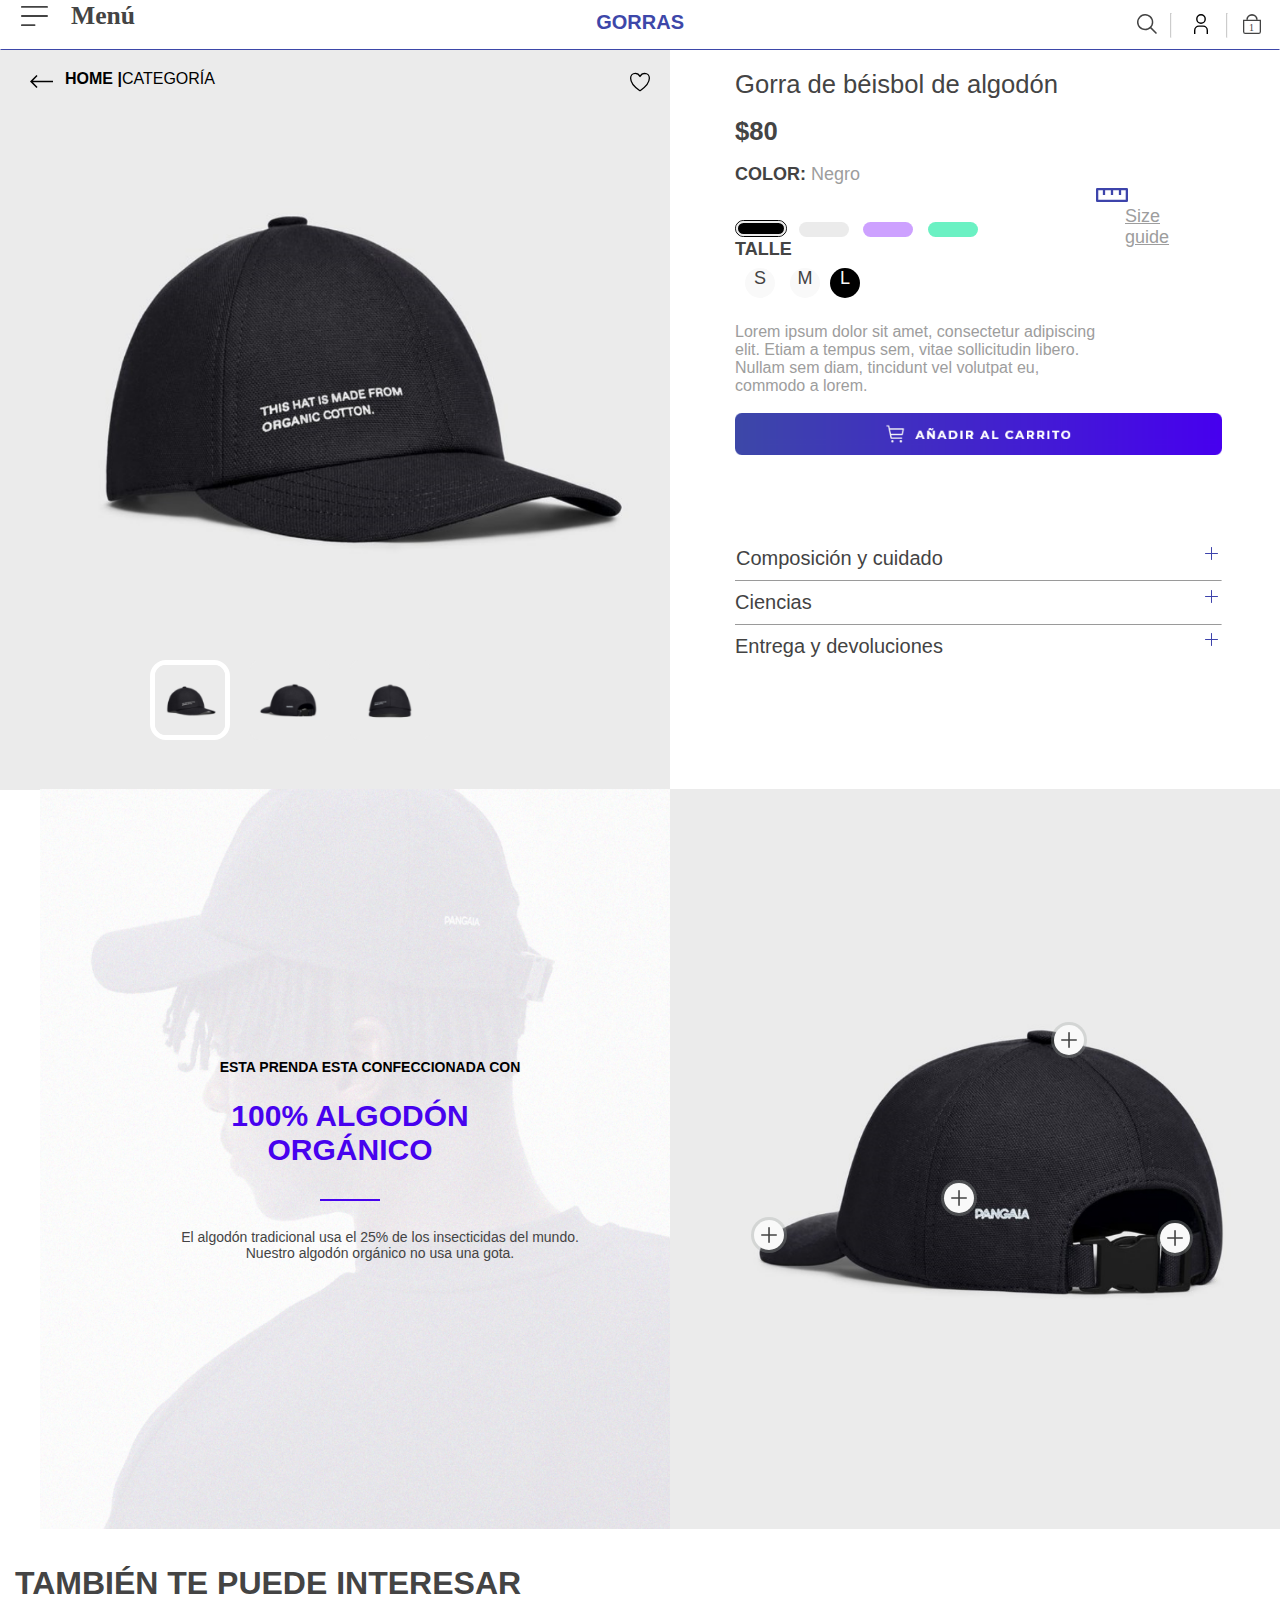
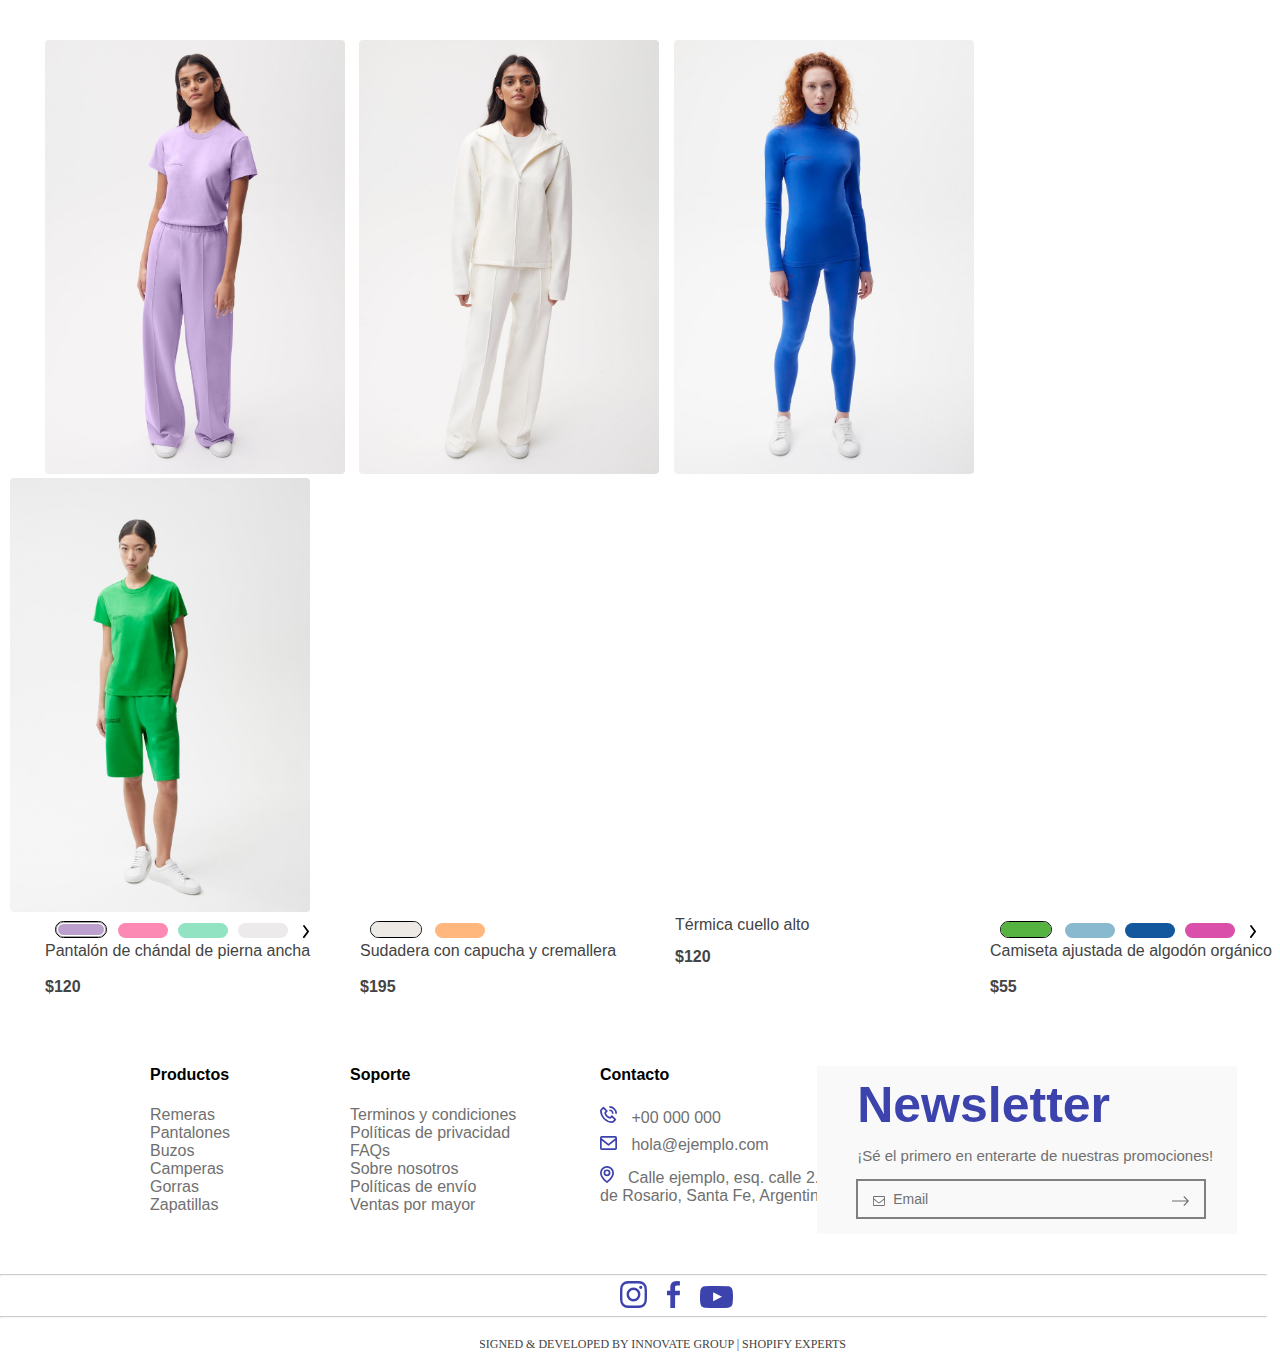
<file: index.html>
<!DOCTYPE html>
<html>
<head>
<meta charset="utf-8">
<meta name="viewport" content="width=device-width, initial-scale=1.0">
<link href="style.css" rel="stylesheet">
<title>InnovateGroup</title>

<script>
  var imagenes=Array("./assets/Grupo 502.svg","./assets/Grupo 501.svg");
  var imagenVisible=0;

  function cambiar(img){
    imagenVisible++;
    if (imagenVisible>=imagenes.length){
      imagenVisible=0;
    }
    img.src= imagenes[imagenVisible];
    cargarSiguienteImagen();
  }
  function CargarSiguienteImagen(){
    if ((imagenVisible+1)<imagenes.length){
      console.log(imagenVisible+1);
      var imgTmp= new image();
      imgTmp.src= imagenes[imagenVisible+1];
    }
  }
  Window.onload= function(){
    CargarSiguienteImage();
  }
</script>

</head>
<body>

<div class="resolution">
   <div class="desktop">
          <!-- * * * * * * * * * * Barra superior * * * * * * * * * * * -->

     <div class="toolbar">
        <div id="card">
             <img class="lupa" src="assets/search.svg">
                <hr width="0" class="lineSup1">
             <img class="user" src="./assets/user.svg">
                <hr width="0" class="lineSup2">
             <img class="bag" src="./assets/bag.svg">
         </div> 
                       <header style="margin-top:10px">GORRAS</header>
                      <nav style="text-align: left; margin-top:-28px; margin-left:20px;">
                           <img  src="./assets/Grupo 502.svg"onclick="cambiar(this);" style="cursor: pointer;"> <p style="margin-left:50px; margin-top:-30px; font-family: roboto;">Menú</p>
                     </nav>    
       </div>

          <!-- /////////////////Primer imagen//////////////////-->

        <div class="ImagenGorraN1">
                <img  class="ImagenGorraN1" src="./assets/img-producto1-1.png"> 

                      <img class="imgEncima" src="./assets/img-producto1-1-1.png">
                      <img class="imgEncima2" src="./assets/img-producto1-2-1.png">
                      <img class="imgEncima3" src="./assets/img-producto1-5.png">

                          <img class="flechaIzq" src="./assets/arrow-left.svg">
                          <img class="cora" src="./assets/heart-outline.svg">
        
                            <div class="textoEncima"><strong> HOME |</strong>CATEGORÍA</div>    
       
        </div>

                                   <div id="fondo"></div>
            <!-- * * * * * * * * * * Info del producto * * * * * * * * * * * -->


       <article class="InfoGorra2">
                  <p>Gorra de béisbol de algodón</p><br>
                  <p style="font-weight:600;"> $80</p><br>
                  <p style="font-size:18px;color:#9D9D9D"><strong style="color:#434343;">COLOR:</strong> Negro</p>
                     <div style="position:absolute; top:145px;left:-10px"><img class="barritasR" style="border:1px solid black; border-radius:10px" src="./assets/Rectángulo 6.svg"> <img class="barritasSpp" src="./assets/Rectángulo 9.svg">
                        <img class="barritasR" src="./assets/Rectángulo 6.svg"> <img class="barritasR" src="./assets/Rectángulo 7.svg"> <img class="barritasR" src="./assets/Rectángulo 8.svg"></div>
                           <br><br><br>
                   <p style="font-size:18px"><strong>TALLE</strong></p><br>
          
                   <div class="circuloG" style="margin-left:10px; margin-top: -10px">S</div>
                   <div class="circuloG" style="margin-left:55px; margin-top: -35px">M</div>
                   <div class="circuloGN" style="margin-left:95px; margin-top: -35px" >L</div>

                      <aside style="color:#9D9D9D;font-size:16px;margin-right:55px;margin-top:25px;">Lorem ipsum dolor sit amet, consectetur adipiscing elit. Etiam a tempus sem, vitae sollicitudin libero.
                        Nullam sem diam, tincidunt vel volutpat eu, commodo a lorem. </aside><br>

   
              <input type="checkbox" id="btn-modalShop">
                    <label for="btn-modalShop" class="btnShop"> <img width="487" src="./assets/Componente 3 – 4.png"></label>
                    <div class="modalShop">  
                     <div class="contenedorShop">
                        <label for="btn-modalShop" style="cursor: pointer;">✔ AÑADIDO CON ÉXITO</label>
                     </div>
                    </div>
                      <br><br>
               <asside>
                    <div class="tabla1">
                         <input type="checkbox" id="btn-modal">
                            <label for="btn-modal" class="lbl-modal">Composición y cuidado</label>
                            <div class="modal">  
                               <div class="contenedor">
                                   <header style="background: none;margin-left: -11px;">Composición y cuidado</header>
                                   <label for="btn-modal"><img src="./assets/xx.svg"></label>
                                        <hr style="color:#EBEBEB;">
                                             <article class="contenido">
                                                  <aside>
                                                      <header style="font-weight:600;color:#434343;background: none;margin-left: -11px;">Composición</header>
                                                         <p style="font-size:16px;color:#9D9D9D"> Composición Tejido principal: 100% algodón orgánico
                                                                                                     Entretela: 52% viscosa, 48% algodón orgánico <br><br>Hecho en Italia. </p>
                                                  </aside>
                                                    <aside>
                                                       <header style="font-weight:600;color:#434343;background: none;margin-left: -11px;">Instrucciones de cuidado</header>
                                                           <p style="font-size:16px;color:#9D9D9D">
                                                               <img style="margin-right: 15px;" src="./assets/Grupo 23.svg"> Lavar a mano con agua fría<br><br>
                                                               <img style="margin-right: 15px;" src="./assets/Grupo 5.svg"> No planchar sobre la impresión<br><br>
                                                               <img style="margin-right: 15px;" src="./assets/Grupo 13.svg"> Planchar a baja temperatura <br><br>
                                                               <img style="margin-right: 15px;" src="./assets/Grupo 19.svg"> No lavar en seco<br><br></p>
                                                    </aside>
                                                       <aside>
                                                              <p style="font-size:16px;color:#9D9D9D">
                                                                          Tenga en cuenta que puede haber ligeras variaciones en la coloración de nuestros productos entre diferentes composiciones de tejido.<br><br>
                                                                          Si desea comprar un juego completo del mismo color, le recomendamos comprar de la misma colección de telas para evitar cualquier
                                                                          discrepancia de color en su juego.
                                                      </aside>
                  
                                                </article>
                                  </div> 
                              </div>
                      </div>
                                   <hr style="margin-left:0px;margin-top:5px;" width="487" size="1">
                                           <div class="tabla2">Ciencias</div>
                                              <hr style="margin-left:0px;margin-top:5px;" width="487" size="1">
                                           <div class="tabla3">Entrega y devoluciones</div>
                                              <div class="signoMore">
                                                  <div style="margin-bottom:25px;"><img src="./assets/+.svg"></div>
                                                  <div style="margin-bottom:10px;"><img src="./assets/+.svg"></div>
                                                  <div style="margin-top:25px;"><img src="./assets/+.svg"></div>
                                              </div>

               </asside>

      
                    <div class="medidas">
                      <input type="checkbox" id="btn-modalG">
                        <label for="btn-modalG" class="lbl-modalG"><img style="margin-right:10px;margin-top:18px" src="./assets/ruler (1).svg" ><ins style="color:#9D9D9D;font-size:18px;">Size guide</ins></label>
                          <div class="modalG">  
                              <div class="contenedorG">
                                  <header style="text-align:left;color:#3D43AC"><img style="margin-right:10px;" src="./assets/ruler (1).svg" >Size guide</header>
                                    <hr style="color:#EBEBEB;">
                                      <label for="btn-modalG"><img src="./assets/xx.svg"></label>
                                        <div class="contenidoG">
                                           <article>
                                              <aside>  
                                                  <img style="position:absolute; left: 40px;bottom:220px;" src="./assets/size.png">
                                              </aside>
                                                  <div class="rectR" style="margin-left: 170px; margin-top: 340px;">S</div>
                                                  <div class="rectR" style="margin-left: 225px; margin-top: -42px;">M</div>
                                                  <div class="rectR2" style="margin-left: 280px; margin-top: -40px;">L</div>
                   
                                                    <div class="tabla"><div class="circuloP">1</div><div style="text-align:left;margin-left: 28px;margin-top: -18px">Altura</div><div style="text-align:right; margin-top: -18px;margin-right: 35px;">12cm</div></div>
                                                    <div class="tabla"><div class="circuloP">2</div><div style="text-align:left;margin-left: 28px;margin-top: -18px">Ancho</div><div style="text-align:right; margin-top: -18px;margin-right: 35px;">18.3cm</div></div>
                                                    <div class="tabla"><div class="circuloP">3</div><div style="text-align:left;margin-left: 28px;margin-top: -18px">Largo</div><div style="text-align:right; margin-top: -18px;margin-right: 35px;">7cm</div></div>
                                                    <div class="tabla"><div class="circuloP">4</div><div style="text-align:left;margin-left: 28px;margin-top: -18px">Perímetro</div><div style="text-align:right; margin-top: -18px;margin-right: 35px;">55-59cm</div></div>
             
                                             </article>
             
                                           </div> 
                                  </div> 
                            </div>
                      </div>


        </article>
 





                                      <!-- /////////////////Tercera imagen//////////////////-->
                    <div class="ImagenGorraN3 ">
                      <img width="630" height="740"  src="./assets/img-producto1-4.png">
                        <div class="textImg3-0"> 
                          <div class="textImg3-1"><h4>ESTA PRENDA ESTA CONFECCIONADA CON</h4></div>
                          <div class="textImg3-2"><h2 style="color:#4702EE;font-size:30px"> 100% ALGODÓN ORGÁNICO</h2></div>
                            <hr heigth="1" size="2" width="60" color="#4702EE" style="margin-left:240px;margin-top:60px">
                          <div class="textImg3-3"> <p style="font-size:14px">El algodón tradicional usa el 25% de los insecticidas del mundo. Nuestro algodón orgánico no usa una gota.</p></div>
                        </div>
 
                    </div>
                                      <!-- /////////////////Segunda imagen//////////////////-->
   
    
                      <article><img  class="ImagenGorraN2" src="./assets/img-producto1-2.png"> 
                         <aside>
                                <img class="SignoMN1" src="./assets/+-1.svg"><img class="SignoMN1-1" src="./assets/signoMenos.svg"><div class="circuloMN1"></div>
                                 <div class="CuadroMN1">
                                    <div class="RectMN1">
                                        Lorem ipsum dolor sit amet, <strong style="color:#3D43AC">consectetur adipiscing</strong> elit. Morbi tempor, metus eget suscipit molestie.
                                    </div>
                                       <img style="width: 15px; height: 15px;position: absolute;top:998px;left:1062px;" src="./assets/triangle.svg">
                                  </div>
                            </aside>

                            <aside>
                                <img class="SignoMN2" src="./assets/+-1.svg"><img class="SignoMN2-2" src="./assets/signoMenos.svg"><div class="circuloMN2"></div>
                               <div class="CuadroMN2">
                                  <div class="RectMN2">
                                               Lorem ipsum dolor sit amet, <strong style="color:#3D43AC">consectetur adipiscing</strong> elit. Morbi tempor, metus eget suscipit molestie.
                                  </div>
                                    <img style="width: 15px; height: 15px;position: absolute;top:1185px;left:762px;" src="./assets/triangle.svg">
                              </div>
                            </aside>

                                <aside>
                                    <img class="SignoMN3" src="./assets/+-1.svg"><img class="SignoMN3-3" src="./assets/signoMenos.svg"><div class="circuloMN3"></div>
                                      <div class="CuadroMN3">
                                        <div class="RectMN3">
                                                   Lorem ipsum dolor sit amet, <strong style="color:#3D43AC">consectetur adipiscing</strong> elit. Morbi tempor, metus eget suscipit molestie.
                                         </div>
                                            <img style="width: 15px; height: 15px;position: absolute;top:1160px;left:952px;" src="./assets/triangle.svg">
                                       </div>
                                 </aside>

                                       <aside>
                                           <img class="SignoMN4" src="./assets/+-1.svg"><img class="SignoMN4-4" src="./assets/signoMenos.svg"><div class="circuloFondoMN4"></div><div class="circuloMN4"></div>
                                             <div class="CuadroMN4">
                                                 <div class="RectMN4">
                                                          Lorem ipsum dolor sit amet, <strong style="color:#3D43AC">consectetur adipiscing</strong> elit. Morbi tempor, metus eget suscipit molestie.
                                                   </div>
                                                          <img style="width: 15px; height: 15px;position: absolute;top:1200px;left:1167px;" src="./assets/triangle.svg">
                                               </div>
                                         </aside>
      
                      </article>


                                                        <div class="corte">
                                                            <h3> TAMBIÉN TE PUEDE INTERESAR</h3>
                                                        </div>

                                              <!-- /////////////////MULTIPLES IMAGENES//////////////////-->
                                                    
                                                <div class="MarcoImgsF">
                                                      <div style="position:relative">
                                                            <img style="margin-left:45px;"
                                                               width="300"
                                                               src="./assets/img-producto3.png">
                                                                  <img style="margin-left:10px"
                                                                 width="300"
                                                                 src="./assets/img-producto4.png">
                                                                  <img style="margin-left:10px"
                                                                  width="300"
                                                                  src="./assets/img-producto5.png">
                                                                    <img style="margin-left:10px;"
                                                                    width="300"
                                                                    src="./assets/img-producto6.png">
                                                        </div>
                                                      
                                                      <div class="DescImgsF">
                                                        <div class="Info1">
                                                          <div>
                                                            <img class="barritasR" style="border:1px solid black; border-radius:10px" src="./assets/Rectángulo 23.svg"><img class="barritasSpp2" src="./assets/Rectángulo 25.svg">
                                                            <img class="barritasR" src="./assets/Rectángulo 24.svg"><img class="barritasR" src="./assets/Rectángulo 26.svg"><img class="barritasR" src="./assets/Rectángulo 27.svg">
                                                            <img class="barritasR" src="./assets/arrow-ios-forward-fill.svg">  
                                                          </div>
                                                          Pantalón de chándal de pierna ancha
                                                          <div style="position: absolute;bottom:20px"><p style="font-size: 16px;"><strong>$120</strong></p></div>
                                                        </div>
                                                              <div class="Info2">
                                                                   <div>
                                                                      <img class="barritasR" style="border:1px solid black; border-radius:10px" src="./assets/Rectángulo 31.svg"><img class="barritasSpp3" style="top:-5px" src="./assets/Rectángulo 32.svg">
                                                                      <img class="barritasR" src="./assets/Rectángulo 30.svg">
                                                                   </div>
                                                                              Sudadera con capucha y cremallera
                                                                       <div style="position: absolute;bottom:20px"><p style="font-size: 16px;"><strong>$195</strong></p></div>
                                                               </div>
                                                                   <div class="Info3">
                                                                       <div>
                                                                          Térmica cuello alto
                                                                        </div>
                                                                          <div style="position: absolute;bottom:50px"><p style="font-size: 16px;"><strong>$120</strong></p></div>
                                                                    </div>
                                                              
                                                                    <div class="Info4">
                                                                        <div>
                                                                            <img class="barritasR" style="border:1px solid black; border-radius:10px" src="./assets/Rectángulo 31.svg"><img class="barritasSpp3" style="top:-5px" src="./assets/Rectángulo 42.svg">
                                                                            <img class="barritasR" src="./assets/Rectángulo 40.svg"><img class="barritasR" src="./assets/Rectángulo 43.svg"><img class="barritasR" src="./assets/Rectángulo 38.svg">
                                                                            <img class="barritasR" src="./assets/arrow-ios-forward-fill.svg">
                                                                          </div>
                                                                            Camiseta ajustada de algodón orgánico
                                                                              <div style="position: absolute;bottom:20px"><p style="font-size: 16px;"><strong>$55</strong></p></div>
                                                                      </div>
                                                          
                                                      </div>
                                                 </div>    



 
                                  <!-- /////////////////ACA TENEMOS EL FOOTER//////////////////-->
                                          <div class="footer">

                                                <article class="FooterContent1">
                                                  <aside class="FooterTitle1"> 
                                                    <strong>Productos</strong>
                                                  </aside>
                                                    <aside class="FooterText1">
                                                      Remeras Pantalones  Buzos Camperas Gorras Zapatillas
                                                    </aside>
                                                  </article>

                                                  <article class="FooterContent2">
                                                    <aside class="FooterTitle2"> 
                                                      <strong>Soporte</strong>
                                                    </aside>
                                                      <aside class="FooterText2">
                                                        Terminos y condiciones <br>  Políticas de privacidad <br>  
                                                        FAQs <br>  Sobre nosotros <br>  Políticas de envío <br> Ventas por mayor
                                                      </aside>
                                                    </article>

                                                    <article class="FooterContent3">
                                                      <aside class="FooterTitle3"> 
                                                        <strong>Contacto</strong>
                                                      </aside>
                                                        <aside class="FooterText3-1">
                                                          <img style="margin-right:10px;" src="./assets/bx-phone-call.svg"> +00 000 000
                                                        </aside>
                                                        <aside class="FooterText3-2">
                                                          <img style="margin-right:10px;" src="./assets/bx-envelope.svg"> hola@ejemplo.com
                                                        </aside>
                                                        <aside class="FooterText3-3">
                                                          <img  style="margin-right:10px;" src="./assets/bx-map.svg"> Calle ejemplo, esq. calle 2. Ciudad<br>
                                                          de Rosario, Santa Fe, Argentina.
                                                        </aside>
                                                      </article>

                                                      <div class="RectNews">
                                                        <div class="NewsTitle">Newsletter</div>
                                                        <div class="NewsText">¡Sé el primero en enterarte de nuestras promociones!</div>
                                                        <div class="RectEmail"><img class="RectEmail1" src="./assets/envelope-o.svg"> <div class="RectEmail3">Email</div> <img class="RectEmail2" src="./assets/arrow-right.svg"></div>
                                                      </div>

                                                    <hr style="position:relative;top:40px;opacity: .5;">

                                                        <div class="SocialRed"><img style="margin-right:20px;" src="./assets/instagram.svg"><img style="margin-right:20px;" src="./assets/facebook.svg"><img src="./assets/youtube-play.svg"></div>

                                                    <hr style="position:relative;top: 80px;opacity: .5;">

                                                    <img class="Derechos" src="./assets/©️ 2021 EJEMPLO. TODOS LOS DERECHOS RESERVADOS. DESIGNED & DEVELOPED BY INNOVATE GROUP  SHOPIFY EXPERTS.svg">

                                          </div>

   </div> <!--ACA
 FINALIZA LA VISTA DE ESCRITORIO-->                                         

  


  <!--/////////////////////////////////////////////////ACA TENEMOS LA VERSION MOVIL///////////////////////////////////////////////////////////////////////////////////////////////////////////////////////////////-->

     
  <div class="movil">
      

      <!------------------------------------- IMAGEN N1 DE FONDO------------------------------------------------------------------>
        <div class="ImagenGorraN1Mov">
          <img  class="ImagenGorraN1Mov" src="./assets/img-producto1-1.png"> 
            <img class="flechaIzq" src="./assets/arrow-left.svg">
              <img class="cora" src="./assets/heart-outline.svg">
        </div>
      <!------------------------------------- IMAGEN N1 DE FONDO------------------------------------------------------------------>

      <!------------------------------------- TOOLBAR MOVIL ------------------------------------------------------------------>
              <div class="ToolbarMov">
                <div class="CircToolbarMov"></div>
                  <img class="ToolbarMenu" src="./assets/Grupo 502.svg"onclick="cambiar(this);">
                    <img class="ToolbarLupa" src="assets/search.svg">
                      <img class="ToolbarUser" src="./assets/user.svg">
                      <img class="ToolbarBag" src="./assets/bag.svg">
                    
                          <div class="RectShopMov">
                              <div class="CircBtnShop"><img class="ShopCarMov" src="./assets/shopping-cart.svg"></div>
                              <p class="TextShopMov">AÑADIR</p>
                          </div>
              </div>
        <!------------------------------------- TOOLBAR MOVIL ------------------------------------------------------------------>      

        <!------------------------------------- INFO DEL PRODUCTO GORRA ---------------------------------------------------------------->
                  <div class="ContentMov">
                          <img class="RectGris" src="./assets/Rectángulo 2.png">

                      <article class="InfoGorraMov">
            
                            <p style="font-size:20px;font-weight:500;">Gorra de béisbol de algodón</p><p style="font-size:20px;font-weight:700;text-align: right;margin-top:-30px">$80</p>

                            <p style="margin-top:30px;font-size:14px;color:#9D9D9D"><strong style="color:#434343;">COLOR:</strong> Negro</p>

                            <div style="position:absolute; top:83px;left:-10px"><img class="barritasR" style="border:1px solid black; border-radius:10px" src="./assets/Rectángulo 6.svg"> <img class="barritasSpp" src="./assets/Rectángulo 9.svg">
                            <img class="barritasR" src="./assets/Rectángulo 6.svg"> <img class="barritasR" src="./assets/Rectángulo 7.svg"> <img class="barritasR" src="./assets/Rectángulo 8.svg"></div>
                            <br><br><br>
                              
                            <p style="font-size:15px;font-weight:700;">TALLE</p>
                                  <br>
                                  <div class="circuloGMov"  style="margin-left:10px; margin-top: -10px">S</div>
                                  <div class="circuloGMov"  style="margin-left:58px; margin-top: -38px">M</div>
                                  <div class="circuloGNMov" style="margin-left:105px; margin-top: -42px">L</div>

                                  <aside style="color:#9D9D9D;font-size:14px;margin-right:20px;margin-top:25px;margin-left: 20px;margin-bottom: -30px;">Lorem ipsum dolor sit amet, consectetur adipiscing elit. Etiam a tempus sem, vitae sollicitudin libero.
                                    Nullam sem diam, tincidunt vel volutpat eu, commodo a lorem. </aside>

                            <br><br>
                          <asside>
                            <div class="tabla1">
                              <input type="checkbox" id="btn-modal">
                              <label for="btn-modal" class="lbl-modal">Composición y cuidado</label>
                              <div class="modal">  
                                <div class="contenedor">
                                  <header style="background: none;margin-left: -11px;">Composición y cuidado</header>
                                    <label for="btn-modal"><img src="./assets/xx.svg"></label>
                                    <hr style="color:#EBEBEB;">
                                      <article class="contenido">
                                          <aside>
                                            <header style="font-weight:600;color:#434343;background: none;margin-left: -11px;">Composición</header>
                                            <p style="font-size:16px;color:#9D9D9D"> Composición Tejido principal: 100% algodón orgánico
                                              Entretela: 52% viscosa, 48% algodón orgánico <br><br>Hecho en Italia. </p>
                                          </aside>
                                          <aside>
                                            <header style="font-weight:600;color:#434343;background: none;margin-left: -11px;">Instrucciones de cuidado</header>
                                            
                                            <p style="font-size:16px;color:#9D9D9D">
                                              <img style="margin-right: 15px;" src="./assets/Grupo 23.svg"> Lavar a mano con agua fría<br><br>
                                              <img style="margin-right: 15px;" src="./assets/Grupo 5.svg"> No planchar sobre la impresión<br><br>
                                              <img style="margin-right: 15px;" src="./assets/Grupo 13.svg"> Planchar a baja temperatura <br><br>
                                              <img style="margin-right: 15px;" src="./assets/Grupo 19.svg"> No lavar en seco<br><br></p>
                                          </aside>
                                          <aside>
                                            <p style="font-size:16px;color:#9D9D9D">
                                              Tenga en cuenta que puede haber ligeras variaciones en la coloración de nuestros productos entre diferentes composiciones de tejido.<br><br>
                                              Si desea comprar un juego completo del mismo color, le recomendamos comprar de la misma colección de telas para evitar cualquier
                                              discrepancia de color en su juego.
                                          </aside>
                                        
                                      </article>
                                </div> 
                              </div>
                            </div>
                            <hr style="margin-left:0px;margin-top:5px;" width="385" size="1">
                            <div class="tabla2">Ciencias</div>
                            <hr style="margin-left:0px;margin-top:5px;" width="385" size="1">
                            <div class="tabla3">Entrega y devoluciones</div>
                            <div class="signoMoreMov">
                              <div style="margin-bottom:25px;"><img src="./assets/+.svg"></div>
                              <div style="margin-bottom:10px;"><img src="./assets/+.svg"></div>
                              <div style="margin-top:25px;"><img src="./assets/+.svg"></div>
                            </div>
                      
                          </asside>
                      
                            
                          <div class="medidasMov">
                            <input type="checkbox" id="btn-modalGMov">
                            <label for="btn-modalGMov" class="lbl-modalGMov"><img style="margin-right:10px;" src="./assets/ruler (1).svg" ><ins style="color:#9D9D9D;font-size:14px;font-weight: 600;">Size guide</ins></label>
                                <div class="modalGMov">  
                                  <div class="contenedorGMov">
                                      <header style="text-align:left;color:#3D43AC"><img style="margin-right:10px;" src="./assets/ruler (1).svg" >Size guide</header>
                                      <hr style="color:#EBEBEB;">
                                        <label for="btn-modalGMov"><img src="./assets/xx.svg"></label>
                                        <div class="contenidoGMov">
                                      <article>
                                        <aside>  
                                        <img style="position:absolute; left: 40px;top:50px;" src="./assets/size.png">
                                        </aside>
                                        <div class="rectR" style="margin-left: 170px; margin-top: 340px;">S</div>
                                        <div class="rectR" style="margin-left: 225px; margin-top: -42px;">M</div>
                                        <div class="rectR2" style="margin-left: 280px; margin-top: -40px;">L</div>
                                        
                                  
                                        <div class="tablaMov" style="margin-top:50px;"><div class="circuloP">1</div><div style="text-align:left;margin-left: 28px;margin-top: -18px">Altura</div><div style="text-align:right; margin-top: -18px;margin-right: 35px;">12cm</div></div>
                                        <div class="tablaMov"><div class="circuloP">2</div><div style="text-align:left;margin-left: 28px;margin-top: -18px">Ancho</div><div style="text-align:right; margin-top: -18px;margin-right: 35px;">18.3cm</div></div>
                                        <div class="tablaMov"><div class="circuloP">3</div><div style="text-align:left;margin-left: 28px;margin-top: -18px">Largo</div><div style="text-align:right; margin-top: -18px;margin-right: 35px;">7cm</div></div>
                                        <div class="tablaMov"><div class="circuloP">4</div><div style="text-align:left;margin-left: 28px;margin-top: -18px">Perímetro</div><div style="text-align:right; margin-top: -18px;margin-right: 35px;">55-59cm</div></div>
                                  
                                    </article>
                                  
                                        </div> 
                                    </div> 
                                </div>
                          </div>
                      
                      
                      </article>
                    </div>
        <!------------------------------------- INFO DEL PRODUCTO GORRA ---------------------------------------------------------------->
          
        <!------------------------------------- IMAGEN N3 DE FONDO ---------------------------------------------------------------->
        <div class="ImagenGorraN3Mov"> 

          <img class="ImagenGorraN3Mov1" src="./assets/img-producto1-4.png">
              <div class="textImg3-1Mov"><h4 style="font-weight: 600;">ESTA PRENDA ESTÁ<br> CONFECCIONADA CON</h4></div>
              <div class="textImg3-2Mov"><h2 style="color:#4702EE;font-size:30px"> 100% ALGODÓN ORGÁNICO</h2></div>
                <hr heigth="1" size="2" width="45" color="#4702EE" style="position:abosolute;margin-left:45vw;margin-top:-35vw">
          
        </div>
        <!------------------------------------- IMAGEN N3 DE FONDO ---------------------------------------------------------------->

        <!------------------------------------- IMAGEN N2 DE FONDO ---------------------------------------------------------------->
        <img  class="ImagenGorraN2Mov" src="./assets/img-producto1-2.png"> 
        <!------------------------------------- IMAGEN N2 DE FONDO ---------------------------------------------------------------->
                <div class="corteMov">
                  <h3 style="font-size:18px;font-weight:600;"> TAMBIÉN TE PUEDE INTERESAR</h3>
                </div>
         <!------------------------------------- IMAGENES MUJERES ---------------------------------------------------------------->
             <div class="AmbasImgMov">
              
                <div style="position:relative">
                  <img class="Ft01Mov" src="./assets/img-producto3.png">
                  <img class="Ft02Mov" src="./assets/img-producto4.png">
                </div>
                 
                <div class="DescImgsFMov">
                  <div class="Info1Mov">
                    <div>
                      <img class="barritasRMov" style="border:1px solid black; border-radius:10px" src="./assets/Rectángulo 23.svg"><img class="barritasSpp2" src="./assets/Rectángulo 25.svg">
                      <img class="barritasRMov2" src="./assets/Rectángulo 24.svg"> <img class="barritasRMovS" src="./assets/arrow-ios-forward-fill.svg">  
                    </div>
                    Pantalón de chándal de<br>pierna ancha
                    <div style="position: absolute;bottom:0px"><p style="font-size: 16px;"><strong>$120</strong></p></div>
                  </div>
                  <div class="Info2Mov">
                    <div>
                     <img class="barritasRMov" style="border:1px solid black; border-radius:10px" src="./assets/Rectángulo 31.svg"><img class="barritasSpp3" style="top:-5px" src="./assets/Rectángulo 32.svg">
                     <img class="barritasRMov2" src="./assets/Rectángulo 30.svg"> <img class="barritasRMovS" src="./assets/arrow-ios-forward-fill.svg">  
                    </div>
                    Sudadera con capucha<br>y cremallera
                    <div style="position: absolute;bottom:0px"><p style="font-size: 16px;"><strong>$195</strong></p></div>
                  </div>
                </div>
              
              </div>
         <!------------------------------------- IMAGENES MUJERES ---------------------------------------------------------------->     
              <div class="corte2Mov"></div>     
         <!-------------------------------------- FOOTER MOVIL--------------------------------------------------------------------->
                <div class="FooterCuadroMov">
                    <div class="FooterCuadroInterno">
                      <img class="TextFooter1" src="./assets/Productos.svg"> <img class="FlecaAbajoMov1" src="./assets/arrow-ios-forward-outline.svg"> 
                      <img class="LineaFooter1" src="./assets/Línea 22.svg">
                        <img class="TextFooter2" src="./assets/Soporte.svg">  <img class="FlecaAbajoMov2" src="./assets/arrow-ios-forward-outline.svg"> 
                        <img class="LineaFooter2" src="./assets/Línea 21.svg">
                          <img class="TextFooter3" src="./assets/Contacto.svg"> <img class="FlecaAbajoMov3" src="./assets/arrow-ios-forward-outline.svg">
                          

                          <div class="RectNewsMov">
                            <div class="NewsTitleMov">Newsletter</div>
                            <div class="NewsTextMov">¡Sé el primero en enterarte de nuestras promociones!</div>
                            <div class="RectEmailMov"><img class="RectEmail1Mov" src="./assets/envelope-o.svg"> <div class="RectEmail3Mov">Email</div> <img class="RectEmail2Mov" src="./assets/arrow-right.svg"></div>
                          </div>
                    </div>
                    <img class="LineaFooter3" src="./assets/Línea 18.svg">
                      <div class="RedesSocialesMov">
                        <img src="./assets/instagram.svg" style="margin-right:20px;"> <img  src="./assets/facebook.svg"> <img  src="./assets/youtube-play.svg" style="margin-left:20px">
                      </div>
                    <img class="LineaFooter4" src="./assets/Línea 19.svg">

                        <div class="DerechosMov">
                          ©️ 2021 EJEMPLO. TODOS LOS DERECHOS RESERVADOS.
                           DESIGNED & DEVELOPED <br> BY INNOVATE GROUP | SHOPIFY EXPERTS
                        </div>
                </div>
         <!-------------------------------------- FOOTER MOVIL--------------------------------------------------------------------->


 
  </div>
  
</div>
</body>
</html>
</file>
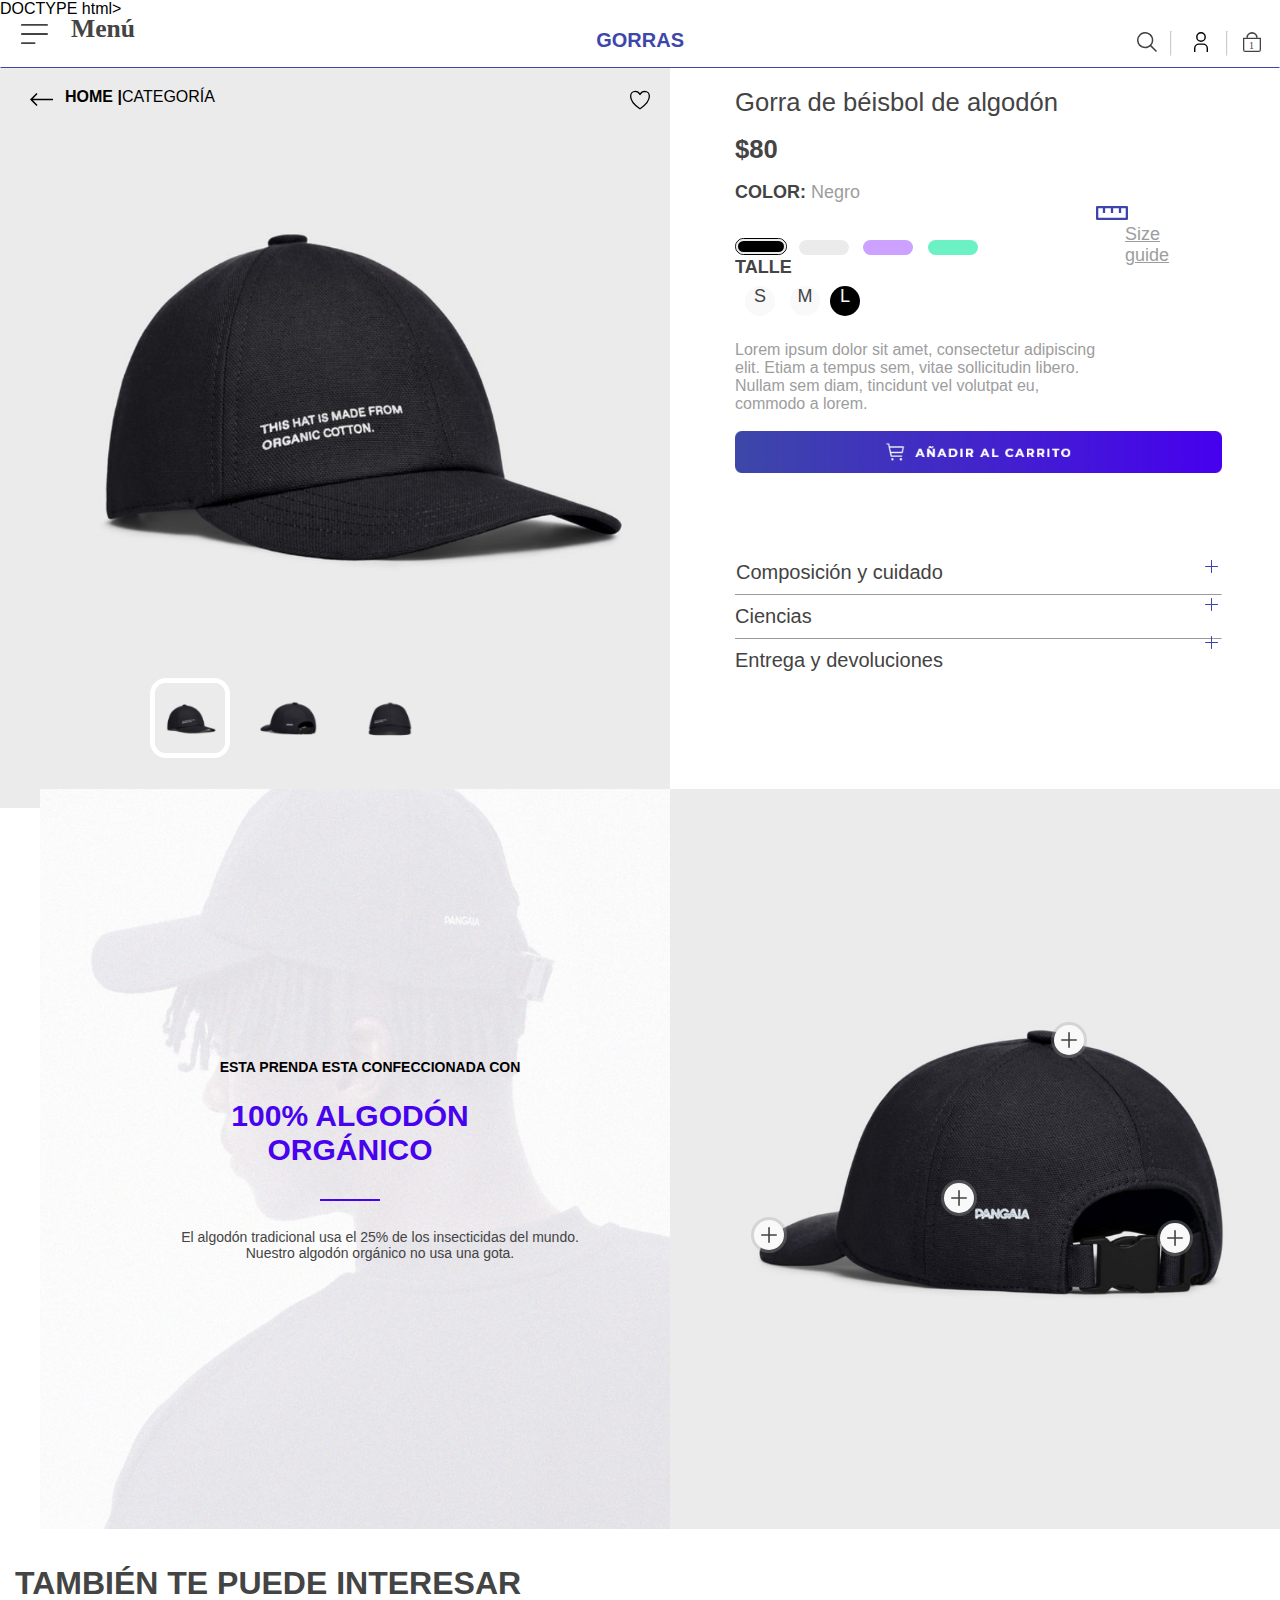
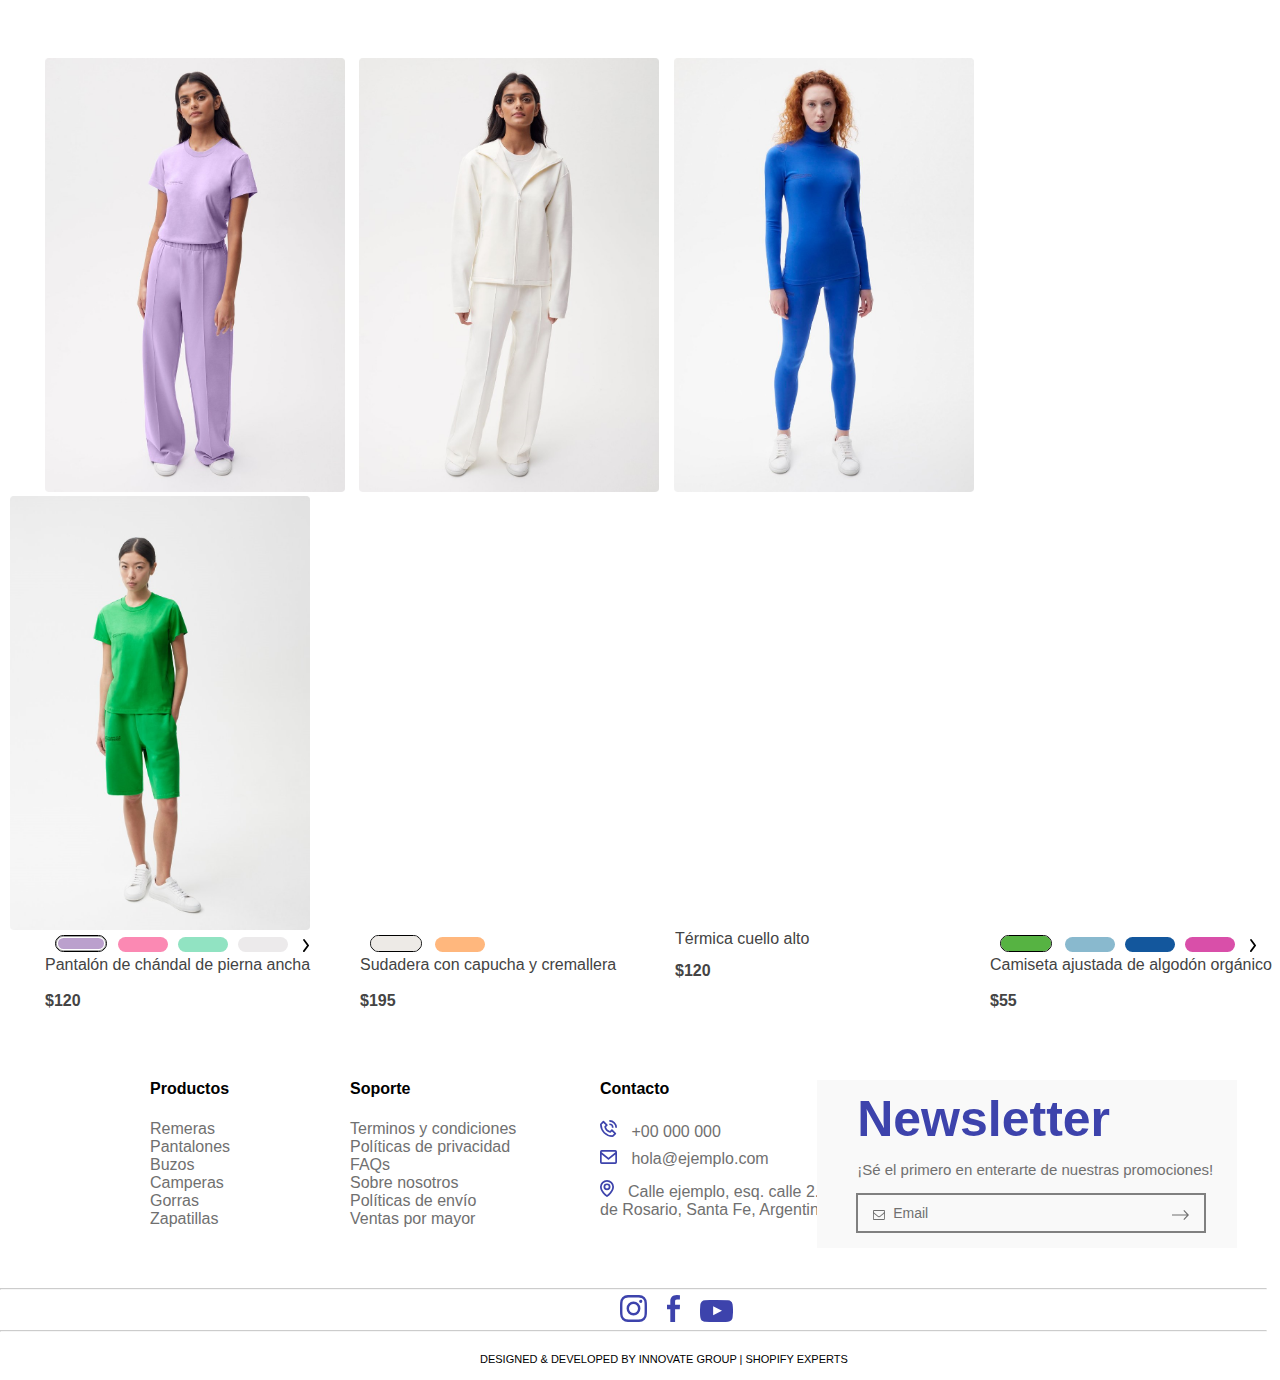
<file: Respaldo.html>
DOCTYPE html>
<html>
<head>
<meta charset="utf-8">
<meta name="viewport" content="width=device-width, initial-scale=1.0">
<link href="style.css" rel="stylesheet">
<title>InnovateGroup</title>

<script>
  var imagenes=Array("./assets/Grupo 502.svg","./assets/Grupo 501.svg");
  var imagenVisible=0;

  function cambiar(img){
    imagenVisible++;
    if (imagenVisible>=imagenes.length){
      imagenVisible=0;
    }
    img.src= imagenes[imagenVisible];
    cargarSiguienteImagen();
  }
  function CargarSiguienteImagen(){
    if ((imagenVisible+1)<imagenes.length){
      console.log(imagenVisible+1);
      var imgTmp= new image();
      imgTmp.src= imagenes[imagenVisible+1];
    }
  }
  Window.onload= function(){
    CargarSiguienteImage();
  }
</script>

</head>
<body>

<div class="resolution">
   <div class="desktop">
          <!-- * * * * * * * * * * Barra superior * * * * * * * * * * * -->

     <div class="toolbar">
        <div id="card">
             <img class="lupa" src="assets/search.svg">
                <hr width="0" class="lineSup1">
             <img class="user" src="./assets/user.svg">
                <hr width="0" class="lineSup2">
             <img class="bag" src="./assets/bag.svg">
         </div> 
                       <header style="margin-top:10px">GORRAS</header>
                      <nav style="text-align: left; margin-top:-28px; margin-left:20px;">
                           <img  src="./assets/Grupo 502.svg"onclick="cambiar(this);" style="cursor: pointer;"> <p style="margin-left:50px; margin-top:-30px; font-family: roboto;">Menú</p>
                     </nav>    
       </div>

          <!-- /////////////////Primer imagen//////////////////-->

        <div class="ImagenGorraN1">
                <img  class="ImagenGorraN1" src="./assets/img-producto1-1.png"> 

                      <img class="imgEncima" src="./assets/img-producto1-1-1.png">
                      <img class="imgEncima2" src="./assets/img-producto1-2-1.png">
                      <img class="imgEncima3" src="./assets/img-producto1-5.png">

                          <img class="flechaIzq" src="./assets/arrow-left.svg">
                          <img class="cora" src="./assets/heart-outline.svg">
        
                            <div class="textoEncima"><strong> HOME |</strong>CATEGORÍA</div>    
       
        </div>

                                   <div id="fondo"></div>
            <!-- * * * * * * * * * * Info del producto * * * * * * * * * * * -->


       <article class="InfoGorra2">
                  <p>Gorra de béisbol de algodón</p><br>
                  <p style="font-weight:600;"> $80</p><br>
                  <p style="font-size:18px;color:#9D9D9D"><strong style="color:#434343;">COLOR:</strong> Negro</p>
                     <div style="position:absolute; top:145px;left:-10px"><img class="barritasR" style="border:1px solid black; border-radius:10px" src="./assets/Rectángulo 6.svg"> <img class="barritasSpp" src="./assets/Rectángulo 9.svg">
                        <img class="barritasR" src="./assets/Rectángulo 6.svg"> <img class="barritasR" src="./assets/Rectángulo 7.svg"> <img class="barritasR" src="./assets/Rectángulo 8.svg"></div>
                           <br><br><br>
                   <p style="font-size:18px"><strong>TALLE</strong></p><br>
          
                   <div class="circuloG" style="margin-left:10px; margin-top: -10px">S</div>
                   <div class="circuloG" style="margin-left:55px; margin-top: -35px">M</div>
                   <div class="circuloGN" style="margin-left:95px; margin-top: -35px" >L</div>

                      <aside style="color:#9D9D9D;font-size:16px;margin-right:55px;margin-top:25px;">Lorem ipsum dolor sit amet, consectetur adipiscing elit. Etiam a tempus sem, vitae sollicitudin libero.
                        Nullam sem diam, tincidunt vel volutpat eu, commodo a lorem. </aside><br>

   
              <input type="checkbox" id="btn-modalShop">
                    <label for="btn-modalShop" class="btnShop"> <img width="487" src="./assets/Componente 3 – 4.png"></label>
                    <div class="modalShop">  
                     <div class="contenedorShop">
                        <label for="btn-modalShop" style="cursor: pointer;">✔ AÑADIDO CON ÉXITO</label>
                     </div>
                    </div>
                      <br><br>
               <asside>
                    <div class="tabla1">
                         <input type="checkbox" id="btn-modal">
                            <label for="btn-modal" class="lbl-modal">Composición y cuidado</label>
                            <div class="modal">  
                               <div class="contenedor">
                                   <header style="background: none;margin-left: -11px;">Composición y cuidado</header>
                                   <label for="btn-modal"><img src="./assets/xx.svg"></label>
                                        <hr style="color:#EBEBEB;">
                                             <article class="contenido">
                                                  <aside>
                                                      <header style="font-weight:600;color:#434343;background: none;margin-left: -11px;">Composición</header>
                                                         <p style="font-size:16px;color:#9D9D9D"> Composición Tejido principal: 100% algodón orgánico
                                                                                                     Entretela: 52% viscosa, 48% algodón orgánico <br><br>Hecho en Italia. </p>
                                                  </aside>
                                                    <aside>
                                                       <header style="font-weight:600;color:#434343;background: none;margin-left: -11px;">Instrucciones de cuidado</header>
                                                           <p style="font-size:16px;color:#9D9D9D">
                                                               <img style="margin-right: 15px;" src="./assets/Grupo 23.svg"> Lavar a mano con agua fría<br><br>
                                                               <img style="margin-right: 15px;" src="./assets/Grupo 5.svg"> No planchar sobre la impresión<br><br>
                                                               <img style="margin-right: 15px;" src="./assets/Grupo 13.svg"> Planchar a baja temperatura <br><br>
                                                               <img style="margin-right: 15px;" src="./assets/Grupo 19.svg"> No lavar en seco<br><br></p>
                                                    </aside>
                                                       <aside>
                                                              <p style="font-size:16px;color:#9D9D9D">
                                                                          Tenga en cuenta que puede haber ligeras variaciones en la coloración de nuestros productos entre diferentes composiciones de tejido.<br><br>
                                                                          Si desea comprar un juego completo del mismo color, le recomendamos comprar de la misma colección de telas para evitar cualquier
                                                                          discrepancia de color en su juego.
                                                      </aside>
                  
                                                </article>
                                  </div> 
                              </div>
                      </div>
                                   <hr style="margin-left:0px;margin-top:5px;" width="487" size="1">
                                           <div class="tabla2">Ciencias</div>
                                              <hr style="margin-left:0px;margin-top:5px;" width="487" size="1">
                                           <div class="tabla3">Entrega y devoluciones</div>
                                              <div class="signoMore">
                                                  <div style="margin-bottom:25px;"><img src="./assets/+.svg"></div>
                                                  <div style="margin-bottom:10px;"><img src="./assets/+.svg"></div>
                                                  <div style="margin-top:25px;"><img src="./assets/+.svg"></div>
                                              </div>

               </asside>

      
                    <div class="medidas">
                      <input type="checkbox" id="btn-modalG">
                        <label for="btn-modalG" class="lbl-modalG"><img style="margin-right:10px;margin-top:18px" src="./assets/ruler (1).svg" ><ins style="color:#9D9D9D;font-size:18px;">Size guide</ins></label>
                          <div class="modalG">  
                              <div class="contenedorG">
                                  <header style="text-align:left;color:#3D43AC"><img style="margin-right:10px;" src="./assets/ruler (1).svg" >Size guide</header>
                                    <hr style="color:#EBEBEB;">
                                      <label for="btn-modalG"><img src="./assets/xx.svg"></label>
                                        <div class="contenidoG">
                                           <article>
                                              <aside>  
                                                  <img style="position:absolute; left: 40px;bottom:220px;" src="./assets/size.png">
                                              </aside>
                                                  <div class="rectR" style="margin-left: 170px; margin-top: 340px;">S</div>
                                                  <div class="rectR" style="margin-left: 225px; margin-top: -42px;">M</div>
                                                  <div class="rectR2" style="margin-left: 280px; margin-top: -40px;">L</div>
                   
                                                    <div class="tabla"><div class="circuloP">1</div><div style="text-align:left;margin-left: 28px;margin-top: -18px">Altura</div><div style="text-align:right; margin-top: -18px;margin-right: 35px;">12cm</div></div>
                                                    <div class="tabla"><div class="circuloP">2</div><div style="text-align:left;margin-left: 28px;margin-top: -18px">Ancho</div><div style="text-align:right; margin-top: -18px;margin-right: 35px;">18.3cm</div></div>
                                                    <div class="tabla"><div class="circuloP">3</div><div style="text-align:left;margin-left: 28px;margin-top: -18px">Largo</div><div style="text-align:right; margin-top: -18px;margin-right: 35px;">7cm</div></div>
                                                    <div class="tabla"><div class="circuloP">4</div><div style="text-align:left;margin-left: 28px;margin-top: -18px">Perímetro</div><div style="text-align:right; margin-top: -18px;margin-right: 35px;">55-59cm</div></div>
             
                                             </article>
             
                                           </div> 
                                  </div> 
                            </div>
                      </div>


        </article>
 





                                      <!-- /////////////////Tercera imagen//////////////////-->
                    <div class="ImagenGorraN3 ">
                      <img width="630" height="740"  src="./assets/img-producto1-4.png">
                        <div class="textImg3-0"> 
                          <div class="textImg3-1"><h4>ESTA PRENDA ESTA CONFECCIONADA CON</h4></div>
                          <div class="textImg3-2"><h2 style="color:#4702EE;font-size:30px"> 100% ALGODÓN ORGÁNICO</h2></div>
                            <hr heigth="1" size="2" width="60" color="#4702EE" style="margin-left:240px;margin-top:60px">
                          <div class="textImg3-3"> <p style="font-size:14px">El algodón tradicional usa el 25% de los insecticidas del mundo. Nuestro algodón orgánico no usa una gota.</p></div>
                        </div>
 
                    </div>
                                      <!-- /////////////////Segunda imagen//////////////////-->
   
    
                      <article><img  class="ImagenGorraN2" src="./assets/img-producto1-2.png"> 
                         <aside>
                                <img class="SignoMN1" src="./assets/+-1.svg"><img class="SignoMN1-1" src="./assets/signoMenos.svg"><div class="circuloMN1"></div>
                                 <div class="CuadroMN1">
                                    <div class="RectMN1">
                                        Lorem ipsum dolor sit amet, <strong style="color:#3D43AC">consectetur adipiscing</strong> elit. Morbi tempor, metus eget suscipit molestie.
                                    </div>
                                       <img style="width: 15px; height: 15px;position: absolute;top:998px;left:1062px;" src="./assets/triangle.svg">
                                  </div>
                            </aside>

                            <aside>
                                <img class="SignoMN2" src="./assets/+-1.svg"><img class="SignoMN2-2" src="./assets/signoMenos.svg"><div class="circuloMN2"></div>
                               <div class="CuadroMN2">
                                  <div class="RectMN2">
                                               Lorem ipsum dolor sit amet, <strong style="color:#3D43AC">consectetur adipiscing</strong> elit. Morbi tempor, metus eget suscipit molestie.
                                  </div>
                                    <img style="width: 15px; height: 15px;position: absolute;top:1185px;left:762px;" src="./assets/triangle.svg">
                              </div>
                            </aside>

                                <aside>
                                    <img class="SignoMN3" src="./assets/+-1.svg"><img class="SignoMN3-3" src="./assets/signoMenos.svg"><div class="circuloMN3"></div>
                                      <div class="CuadroMN3">
                                        <div class="RectMN3">
                                                   Lorem ipsum dolor sit amet, <strong style="color:#3D43AC">consectetur adipiscing</strong> elit. Morbi tempor, metus eget suscipit molestie.
                                         </div>
                                            <img style="width: 15px; height: 15px;position: absolute;top:1160px;left:952px;" src="./assets/triangle.svg">
                                       </div>
                                 </aside>

                                       <aside>
                                           <img class="SignoMN4" src="./assets/+-1.svg"><img class="SignoMN4-4" src="./assets/signoMenos.svg"><div class="circuloFondoMN4"></div><div class="circuloMN4"></div>
                                             <div class="CuadroMN4">
                                                 <div class="RectMN4">
                                                          Lorem ipsum dolor sit amet, <strong style="color:#3D43AC">consectetur adipiscing</strong> elit. Morbi tempor, metus eget suscipit molestie.
                                                   </div>
                                                          <img style="width: 15px; height: 15px;position: absolute;top:1200px;left:1167px;" src="./assets/triangle.svg">
                                               </div>
                                         </aside>
      
                      </article>


                                                        <div class="corte">
                                                            <h3> TAMBIÉN TE PUEDE INTERESAR</h3>
                                                        </div>

                                              <!-- /////////////////MULTIPLES IMAGENES//////////////////-->
                                                    
                                                <div class="MarcoImgsF">
                                                      <div style="position:relative">
                                                            <img style="margin-left:45px;"
                                                               width="300"
                                                               src="./assets/img-producto3.png">
                                                                  <img style="margin-left:10px"
                                                                 width="300"
                                                                 src="./assets/img-producto4.png">
                                                                  <img style="margin-left:10px"
                                                                  width="300"
                                                                  src="./assets/img-producto5.png">
                                                                    <img style="margin-left:10px;"
                                                                    width="300"
                                                                    src="./assets/img-producto6.png">
                                                        </div>
                                                      
                                                      <div class="DescImgsF">
                                                        <div class="Info1">
                                                          <div>
                                                            <img class="barritasR" style="border:1px solid black; border-radius:10px" src="./assets/Rectángulo 23.svg"><img class="barritasSpp2" src="./assets/Rectángulo 25.svg">
                                                            <img class="barritasR" src="./assets/Rectángulo 24.svg"><img class="barritasR" src="./assets/Rectángulo 26.svg"><img class="barritasR" src="./assets/Rectángulo 27.svg">
                                                            <img class="barritasR" src="./assets/arrow-ios-forward-fill.svg">  
                                                          </div>
                                                          Pantalón de chándal de pierna ancha
                                                          <div style="position: absolute;bottom:20px"><p style="font-size: 16px;"><strong>$120</strong></p></div>
                                                        </div>
                                                              <div class="Info2">
                                                                   <div>
                                                                      <img class="barritasR" style="border:1px solid black; border-radius:10px" src="./assets/Rectángulo 31.svg"><img class="barritasSpp3" style="top:-5px" src="./assets/Rectángulo 32.svg">
                                                                      <img class="barritasR" src="./assets/Rectángulo 30.svg">
                                                                   </div>
                                                                              Sudadera con capucha y cremallera
                                                                       <div style="position: absolute;bottom:20px"><p style="font-size: 16px;"><strong>$195</strong></p></div>
                                                               </div>
                                                                   <div class="Info3">
                                                                       <div>
                                                                          Térmica cuello alto
                                                                        </div>
                                                                          <div style="position: absolute;bottom:50px"><p style="font-size: 16px;"><strong>$120</strong></p></div>
                                                                    </div>
                                                              
                                                                    <div class="Info4">
                                                                        <div>
                                                                            <img class="barritasR" style="border:1px solid black; border-radius:10px" src="./assets/Rectángulo 31.svg"><img class="barritasSpp3" style="top:-5px" src="./assets/Rectángulo 42.svg">
                                                                            <img class="barritasR" src="./assets/Rectángulo 40.svg"><img class="barritasR" src="./assets/Rectángulo 43.svg"><img class="barritasR" src="./assets/Rectángulo 38.svg">
                                                                            <img class="barritasR" src="./assets/arrow-ios-forward-fill.svg">
                                                                          </div>
                                                                            Camiseta ajustada de algodón orgánico
                                                                              <div style="position: absolute;bottom:20px"><p style="font-size: 16px;"><strong>$55</strong></p></div>
                                                                      </div>
                                                          
                                                      </div>
                                                 </div>    



 
                                  <!-- /////////////////ACA TENEMOS EL FOOTER//////////////////-->
                                          <div class="footer">

                                                <article class="FooterContent1">
                                                  <aside class="FooterTitle1"> 
                                                    <strong>Productos</strong>
                                                  </aside>
                                                    <aside class="FooterText1">
                                                      Remeras Pantalones  Buzos Camperas Gorras Zapatillas
                                                    </aside>
                                                  </article>

                                                  <article class="FooterContent2">
                                                    <aside class="FooterTitle2"> 
                                                      <strong>Soporte</strong>
                                                    </aside>
                                                      <aside class="FooterText2">
                                                        Terminos y condiciones <br>  Políticas de privacidad <br>  
                                                        FAQs <br>  Sobre nosotros <br>  Políticas de envío <br> Ventas por mayor
                                                      </aside>
                                                    </article>

                                                    <article class="FooterContent3">
                                                      <aside class="FooterTitle3"> 
                                                        <strong>Contacto</strong>
                                                      </aside>
                                                        <aside class="FooterText3-1">
                                                          <img style="margin-right:10px;" src="./assets/bx-phone-call.svg"> +00 000 000
                                                        </aside>
                                                        <aside class="FooterText3-2">
                                                          <img style="margin-right:10px;" src="./assets/bx-envelope.svg"> hola@ejemplo.com
                                                        </aside>
                                                        <aside class="FooterText3-3">
                                                          <img  style="margin-right:10px;" src="./assets/bx-map.svg"> Calle ejemplo, esq. calle 2. Ciudad<br>
                                                          de Rosario, Santa Fe, Argentina.
                                                        </aside>
                                                      </article>

                                                      <div class="RectNews">
                                                        <div class="NewsTitle">Newsletter</div>
                                                        <div class="NewsText">¡Sé el primero en enterarte de nuestras promociones!</div>
                                                        <div class="RectEmail"><img class="RectEmail1" src="./assets/envelope-o.svg"> <div class="RectEmail3">Email</div> <img class="RectEmail2" src="./assets/arrow-right.svg"></div>
                                                      </div>

                                                    <hr style="position:relative;top:40px;opacity: .5;">

                                                        <div class="SocialRed"><img style="margin-right:20px;" src="./assets/instagram.svg"><img style="margin-right:20px;" src="./assets/facebook.svg"><img src="./assets/youtube-play.svg"></div>

                                                    <hr style="position:relative;top: 80px;opacity: .5;">

                                                    <div class="Derechos">DESIGNED & DEVELOPED BY INNOVATE GROUP | SHOPIFY EXPERTS</div>

                                          </div>

   </div> <!--ACA
 FINALIZA LA VISTA DE ESCRITORIO-->                                         

  


  <!--/////////////////////////////////////////////////ACA TENEMOS LA VERSION MOVIL///////////////////////////////////////////////////////////////////////////////////////////////////////////////////////////////-->

     
  <div class="movil">
      

      <!------------------------------------- IMAGEN N1 DE FONDO------------------------------------------------------------------>
        <div class="ImagenGorraN1Mov">
          <img  class="ImagenGorraN1Mov" src="./assets/img-producto1-1.png"> 
            <img class="flechaIzq" src="./assets/arrow-left.svg">
              <img class="cora" src="./assets/heart-outline.svg">
        </div>
      <!------------------------------------- IMAGEN N1 DE FONDO------------------------------------------------------------------>

      <!------------------------------------- TOOLBAR MOVIL ------------------------------------------------------------------>
              <div class="ToolbarMov">
                <div class="CircToolbarMov"></div>
                  <img class="ToolbarMenu" src="./assets/Grupo 502.svg"onclick="cambiar(this);">
                    <img class="ToolbarLupa" src="assets/search.svg">
                      <img class="ToolbarUser" src="./assets/user.svg">
                      <img class="ToolbarBag" src="./assets/bag.svg">
                    
                          <div class="RectShopMov">
                              <div class="CircBtnShop"><img class="ShopCarMov" src="./assets/shopping-cart.svg"></div>
                              <p class="TextShopMov">AÑADIR</p>
                          </div>
              </div>
        <!------------------------------------- TOOLBAR MOVIL ------------------------------------------------------------------>      

        <!------------------------------------- INFO DEL PRODUCTO GORRA ---------------------------------------------------------------->
                  <div class="ContentMov">
                          <img class="RectGris" src="./assets/Rectángulo 2.png">

                      <article class="InfoGorraMov">
            
                            <p style="font-size:20px;font-weight:500;">Gorra de béisbol de algodón</p><p style="font-size:20px;font-weight:700;text-align: right;margin-top:-30px">$80</p>

                            <p style="margin-top:30px;font-size:14px;color:#9D9D9D"><strong style="color:#434343;">COLOR:</strong> Negro</p>

                            <div style="position:absolute; top:83px;left:-10px"><img class="barritasR" style="border:1px solid black; border-radius:10px" src="./assets/Rectángulo 6.svg"> <img class="barritasSpp" src="./assets/Rectángulo 9.svg">
                            <img class="barritasR" src="./assets/Rectángulo 6.svg"> <img class="barritasR" src="./assets/Rectángulo 7.svg"> <img class="barritasR" src="./assets/Rectángulo 8.svg"></div>
                            <br><br><br>
                              
                            <p style="font-size:15px;font-weight:700;">TALLE</p>
                                  <br>
                                  <div class="circuloGMov"  style="margin-left:10px; margin-top: -10px">S</div>
                                  <div class="circuloGMov"  style="margin-left:58px; margin-top: -38px">M</div>
                                  <div class="circuloGNMov" style="margin-left:105px; margin-top: -42px">L</div>

                                  <aside style="color:#9D9D9D;font-size:14px;margin-right:20px;margin-top:25px;margin-left: 20px;margin-bottom: -30px;">Lorem ipsum dolor sit amet, consectetur adipiscing elit. Etiam a tempus sem, vitae sollicitudin libero.
                                    Nullam sem diam, tincidunt vel volutpat eu, commodo a lorem. </aside>

                            <br><br>
                          <asside>
                            <div class="tabla1">
                              <input type="checkbox" id="btn-modalMov">
                              <label for="btn-modalMov" class="lbl-modalMov">Composición y cuidado</label>
                              <div class="modalMov">  
                                <div class="contenedorMov">
                                  <header style="background: none;margin-left: -11px;">Composición y cuidado</header>
                                    <label for="btn-modalMov"><img src="./assets/xx.svg"></label>
                                    <hr style="color:#EBEBEB;">
                                      <article class="contenidoMov">
                                          <aside>
                                            <header style="font-weight:600;color:#434343;background: none;margin-left: -11px;">Composición</header>
                                            <p style="font-size:16px;color:#9D9D9D"> Composición Tejido principal: 100% algodón orgánico
                                              Entretela: 52% viscosa, 48% algodón orgánico <br><br>Hecho en Italia. </p>
                                          </aside>
                                          <aside>
                                            <header style="font-weight:600;color:#434343;background: none;margin-left: -11px;">Instrucciones de cuidado</header>
                                            
                                            <p style="font-size:16px;color:#9D9D9D">
                                              <img style="margin-right: 15px;" src="./assets/Grupo 23.svg"> Lavar a mano con agua fría<br><br>
                                              <img style="margin-right: 15px;" src="./assets/Grupo 5.svg"> No planchar sobre la impresión<br><br>
                                              <img style="margin-right: 15px;" src="./assets/Grupo 13.svg"> Planchar a baja temperatura <br><br>
                                              <img style="margin-right: 15px;" src="./assets/Grupo 19.svg"> No lavar en seco<br><br></p>
                                          </aside>
                                          <aside>
                                            <p style="font-size:16px;color:#9D9D9D">
                                              Tenga en cuenta que puede haber ligeras variaciones en la coloración de nuestros productos entre diferentes composiciones de tejido.<br><br>
                                              Si desea comprar un juego completo del mismo color, le recomendamos comprar de la misma colección de telas para evitar cualquier
                                              discrepancia de color en su juego.
                                          </aside>
                                        
                                      </article>
                                </div> 
                              </div>
                            </div>
                            <hr style="margin-left:0px;margin-top:5px;" width="385" size="1">
                            <div class="tabla2">Ciencias</div>
                            <hr style="margin-left:0px;margin-top:5px;" width="385" size="1">
                            <div class="tabla3">Entrega y devoluciones</div>
                            <div class="signoMoreMov">
                              <div style="margin-bottom:25px;"><img src="./assets/+.svg"></div>
                              <div style="margin-bottom:10px;"><img src="./assets/+.svg"></div>
                              <div style="margin-top:25px;"><img src="./assets/+.svg"></div>
                            </div>
                      
                          </asside>
                      
                            
                          <div class="medidasMov">
                            <input type="checkbox" id="btn-modalGMov">
                            <label for="btn-modalGMov" class="lbl-modalGMov"><img style="margin-right:10px;" src="./assets/ruler (1).svg" ><ins style="color:#9D9D9D;font-size:14px;font-weight: 600;">Size guide</ins></label>
                                <div class="modalGMov">  
                                  <div class="contenedorGMov">
                                      <header style="text-align:left;color:#3D43AC"><img style="margin-right:10px;" src="./assets/ruler (1).svg" >Size guide</header>
                                      <hr style="color:#EBEBEB;">
                                        <label for="btn-modalGMov"><img src="./assets/xx.svg"></label>
                                        <div class="contenidoGMov">
                                      <article>
                                        <aside>  
                                        <img style="position:absolute; left: 40px;top:50px;" src="./assets/size.png">
                                        </aside>
                                        <div class="rectR" style="margin-left: 170px; margin-top: 340px;">S</div>
                                        <div class="rectR" style="margin-left: 225px; margin-top: -42px;">M</div>
                                        <div class="rectR2" style="margin-left: 280px; margin-top: -40px;">L</div>
                                        
                                  
                                        <div class="tablaMov" style="margin-top:50px;"><div class="circuloP">1</div><div style="text-align:left;margin-left: 28px;margin-top: -18px">Altura</div><div style="text-align:right; margin-top: -18px;margin-right: 35px;">12cm</div></div>
                                        <div class="tablaMov"><div class="circuloP">2</div><div style="text-align:left;margin-left: 28px;margin-top: -18px">Ancho</div><div style="text-align:right; margin-top: -18px;margin-right: 35px;">18.3cm</div></div>
                                        <div class="tablaMov"><div class="circuloP">3</div><div style="text-align:left;margin-left: 28px;margin-top: -18px">Largo</div><div style="text-align:right; margin-top: -18px;margin-right: 35px;">7cm</div></div>
                                        <div class="tablaMov"><div class="circuloP">4</div><div style="text-align:left;margin-left: 28px;margin-top: -18px">Perímetro</div><div style="text-align:right; margin-top: -18px;margin-right: 35px;">55-59cm</div></div>
                                  
                                    </article>
                                  
                                        </div> 
                                    </div> 
                                </div>
                          </div>
                      
                      
                      </article>
                    </div>
        <!------------------------------------- INFO DEL PRODUCTO GORRA ---------------------------------------------------------------->
          
        <!------------------------------------- IMAGEN N3 DE FONDO ---------------------------------------------------------------->
        <div class="ImagenGorraN3Mov"> 

          <img class="ImagenGorraN3Mov1" src="./assets/img-producto1-4.png">
              <div class="textImg3-1Mov"><h4 style="font-weight: 600;">ESTA PRENDA ESTÁ<br> CONFECCIONADA CON</h4></div>
              <div class="textImg3-2Mov"><h2 style="color:#4702EE;font-size:30px"> 100% ALGODÓN ORGÁNICO</h2></div>
                <hr heigth="1" size="2" width="45" color="#4702EE" style="position:abosolute;margin-left:45vw;margin-top:-35vw">
          
        </div>
        <!------------------------------------- IMAGEN N3 DE FONDO ---------------------------------------------------------------->

        <!------------------------------------- IMAGEN N2 DE FONDO ---------------------------------------------------------------->
        <img  class="ImagenGorraN2Mov" src="./assets/img-producto1-2.png"> 
        <!------------------------------------- IMAGEN N2 DE FONDO ---------------------------------------------------------------->
                <div class="corteMov">
                  <h3 style="font-size:18px;font-weight:600;"> TAMBIÉN TE PUEDE INTERESAR</h3>
                </div>
         <!------------------------------------- IMAGENES MUJERES ---------------------------------------------------------------->
             <div class="AmbasImgMov">
              
                <div style="position:relative">
                  <img class="Ft01Mov" src="./assets/img-producto3.png">
                  <img class="Ft02Mov" src="./assets/img-producto4.png">
                </div>
                 
                <div class="DescImgsFMov">
                  <div class="Info1Mov">
                    <div>
                      <img class="barritasRMov" style="border:1px solid black; border-radius:10px" src="./assets/Rectángulo 23.svg"><img class="barritasSpp2" src="./assets/Rectángulo 25.svg">
                      <img class="barritasRMov2" src="./assets/Rectángulo 24.svg"> <img class="barritasRMovS" src="./assets/arrow-ios-forward-fill.svg">  
                    </div>
                    Pantalón de chándal de<br>pierna ancha
                    <div style="position: absolute;bottom:0px"><p style="font-size: 16px;"><strong>$120</strong></p></div>
                  </div>
                  <div class="Info2Mov">
                    <div>
                     <img class="barritasRMov" style="border:1px solid black; border-radius:10px" src="./assets/Rectángulo 31.svg"><img class="barritasSpp3" style="top:-5px" src="./assets/Rectángulo 32.svg">
                     <img class="barritasRMov2" src="./assets/Rectángulo 30.svg"> <img class="barritasRMovS" src="./assets/arrow-ios-forward-fill.svg">  
                    </div>
                    Sudadera con capucha<br>y cremallera
                    <div style="position: absolute;bottom:0px"><p style="font-size: 16px;"><strong>$195</strong></p></div>
                  </div>
                </div>
              
              </div>
         <!------------------------------------- IMAGENES MUJERES ---------------------------------------------------------------->     
              <div class="corte2Mov"></div>     
         <!-------------------------------------- FOOTER MOVIL--------------------------------------------------------------------->
                <div class="FooterCuadroMov">
                    <div class="FooterCuadroInterno">
                      <img class="TextFooter1" src="./assets/Productos.svg"> <img class="FlecaAbajoMov1" src="./assets/arrow-ios-forward-outline.svg"> 
                      <img class="LineaFooter1" src="./assets/Línea 22.svg">
                        <img class="TextFooter2" src="./assets/Soporte.svg">  <img class="FlecaAbajoMov2" src="./assets/arrow-ios-forward-outline.svg"> 
                        <img class="LineaFooter2" src="./assets/Línea 21.svg">
                          <img class="TextFooter3" src="./assets/Contacto.svg"> <img class="FlecaAbajoMov3" src="./assets/arrow-ios-forward-outline.svg">
                          

                          <div class="RectNewsMov">
                            <div class="NewsTitleMov">Newsletter</div>
                            <div class="NewsTextMov">¡Sé el primero en enterarte de nuestras promociones!</div>
                            <div class="RectEmailMov"><img class="RectEmail1Mov" src="./assets/envelope-o.svg"> <div class="RectEmail3Mov">Email</div> <img class="RectEmail2Mov" src="./assets/arrow-right.svg"></div>
                          </div>
                    </div>
                    <img class="LineaFooter3" src="./assets/Línea 18.svg">
                      <div class="RedesSocialesMov">
                        <img src="./assets/instagram.svg" style="margin-right:20px;"> <img  src="./assets/facebook.svg"> <img  src="./assets/youtube-play.svg" style="margin-left:20px">
                      </div>
                    <img class="LineaFooter4" src="./assets/Línea 19.svg">

                        <div class="DerechosMov">
                          ©️ 2021 EJEMPLO. TODOS LOS DERECHOS RESERVADOS.
                           DESIGNED & DEVELOPED <br> BY INNOVATE GROUP | SHOPIFY EXPERTS
                        </div>
                </div>
         <!-------------------------------------- FOOTER MOVIL--------------------------------------------------------------------->


 
  </div>
  
</div>
</body>
</html>
</file>
<file: style.css>
/** CONTENIDO OTROS**/
*{
    margin:0;
    padding: 0;
    box-sizing: border-box;
    font-family: -apple-system, BlinkMacSystemFont, 'Segoe UI', Roboto, Oxygen, Ubuntu, Cantarell, 'Open Sans', 'Helvetica Neue', sans-serif;
}
.resolution{
    width: 99%;
}
/**MOVIL**/
@media (max-width:775px){
    .desktop{ display: none;}
}

/**COMPU**/
@media (min-width:991px){
    .movil{ display: none;}
}

body{background-color: #ffffff}
h1 {
    font-size: 3.6rem;
    color: #444444;
}
h2 {
    font-size: 3rem;
    color: #444444;
}
h3 {
    font-size: 2rem;
    color: #444444;
}
p {
    font-size: 1.6rem;
    color: #444444;

}
header {
    text-align: center;
}
/**-----------------------------------------------ACA ES VERSION PC---------------------------------------------------*/

/**------------TOOLBAR------------**/
.lineSup1{
    position: absolute;
    left: 46px;
    top:2px;
    height: 25px;
    color:gray;
    opacity: 50%;
}
.lineSup2{
    position: absolute;
    right: 46px;
    top:2px;
    height: 25px;
    color:gray;
    opacity: 50%;
}
#card {
    position: absolute;
    top:10px;
    right: 5px;
    height: 30px;
    width: 150px;
}
.bag {
    position: absolute;
    margin-top:3px;
    right: 13px;
}
.user {
    position: absolute;
    margin-top:3px;
    left: 70px;
}
.lupa {
    position: absolute;
    margin-top: 3px;
    left:13px;
}
.toolbar {
    position: relative;
    top: 0;
    height: 50px;
    width:auto;
    margin-right:-13px;
    border: 0.5px solid #ffffff;
    border-bottom:0.5px solid #3D47A9;
    background-color: #FFFFFF;
    color: #3D47A9;
    font-weight: bold;
    font-size: 20px;
    opacity: 100%;
    text-align: center;
    font-family: -apple-system, BlinkMacSystemFont, 'Segoe UI', Roboto, Oxygen, Ubuntu, Cantarell, 'Open Sans', 'Helvetica Neue', sans-serif;
  }
/**------------TOOLBAR------------**/

.barritasR {
    position: flex;
    margin-left:10px;
    margin-top: 5px;
}

.barritasSpp {
    position: flex;
    margin-left: -53px;
    margin-bottom: 3px;
}
.barritasSpp2 {
    position: flex;
    margin-left: -49px;
    margin-bottom: 3px;
}
.barritasSpp3 {
    position: flex;
    margin-left: -51px;
    margin-bottom: 1px;
}
/** CONTENIDO DE LA IMG1**/
.ImagenGorraN1 {
    position: relative;
    top: 0px;
    left:0px;
    width: 670px;
    height: 740px;
}
.textoEncima {
    position: absolute;
    top: 20px;
    left: 65px;
}
.imgEncima {
    position: absolute;
    bottom: 50px;
    left: 150px;
    height: 80px;
    width: 80px;
    border: 5px solid #FFFFFF;
    border-radius: 20%;
}
.imgEncima2 {
    position: absolute;
    bottom: 50px;
    left: 250px;
    height: 80px;
    width: 80px;
}
.imgEncima3 {
    position: absolute;
    bottom: 50px;
    left: 350px;
    height: 80px;
    width: 80px;
}
.flechaIzq {
    position: absolute;
    top:25px;
    left: 30px;
}
.cora {
    position: absolute;
    top:22px;
    right: 20px;
    width: 20px;
    height: 20px;
}
/** CONTENIDO DE LA IMG1**/

/** CONTENIDO DE LA IMG2**/
.ImagenGorraN2 {
    position: absolute;
    top:789px;
    bottom: 0px;
    left: 670px;
    height: 740px;
    width: 670px;
}
.CuadroMN1{
    opacity: 0;
    visibility: hidden;
}
.SignoMN1-1:hover ~.CuadroMN1{
    opacity: 1;
    visibility:visible;
}
.SignoMN1-1:hover ~.circuloMN1{
transition: (1000 50 100 0);
box-shadow: 0px 0px 0px 6px #a3a7a452;

}
.SignoMN1-1:hover{
    opacity:1;
    visibility: visible;   
}


.RectMN1{
    position: absolute;
    top:925px;
    left: 988px;
    height: 65px;
    width: 160px;
    font-size: 11px;
    background-color: #F9F9F9;
    text-align: center;
    padding: 6px;
}
.circuloMN1{
    position: absolute;
    top:1025px;
    left: 1054px;
    height: 30px;
    width: 30px;
    background-color: #F9F9F9;
    border-radius: 50%;
    box-shadow: 0px 0px 0px 3px #a3a7a452;
}
.SignoMN1{
    position: absolute;
    top:1032px;
    left: 1061px;
    height: 16px;
    width: 16px;
    color: gray;
    opacity: 1;
    z-index: 1;

}
.SignoMN1-1{
    position: absolute;
    top: 1027.5px;
    left: 1057px;
    height: 25px;
    width: 25px;
    color: gray;
    opacity: 0; 
   visibility: transparent;
    z-index: 2;
}

.CuadroMN2{
    opacity: 0;
    visibility: hidden;
}
.SignoMN2-2:hover ~.CuadroMN2{
    opacity: 1;
    visibility:visible;
}
.SignoMN2-2:hover ~.circuloMN2{
transition: (1000 50 100 0);
box-shadow: 0px 0px 0px 6px #a3a7a452;

}
.SignoMN2-2:hover{
opacity:1;   
}
.RectMN2{
    position: absolute;
    top:1110px;
    left: 682px;
    height: 65px;
    width: 160px;
    font-size: 11px;
    background-color: #F9F9F9;
    text-align: center;
    padding: 6px;
}
.circuloMN2{
    position: absolute;
    top:1220px;
    left: 754px;
    height: 30px;
    width: 30px;
    background-color: #F9F9F9;
    border-radius: 50%;
    box-shadow: 0px 0px 0px 3px #a3a7a452;
}
.SignoMN2{
    position: absolute;
    top:1227px;
    left: 761px;
    height: 16px;
    width: 16px;
    color: gray;
    z-index: 1;
}
.SignoMN2-2{
    position: absolute;
    top: 1222.5px;
    left: 756.5px;
    height: 25px;
    width: 25px;
    color: gray;
    opacity: 0; 
    z-index: 2;
}

.CuadroMN3{
    opacity: 0;
    visibility: hidden;
}
.SignoMN3-3:hover ~.CuadroMN3{
    opacity: 1;
    visibility:visible;
}
.SignoMN3-3:hover ~.circuloMN3{
transition: (1000 50 100 0);
box-shadow: 0px 0px 0px 6px #a3a7a452;

}
.SignoMN3-3:hover{
opacity:1;   
}
.RectMN3{
    position: absolute;
    top:1087px;
    left: 875px;
    height: 65px;
    width: 160px;
    font-size: 11px;
    background-color: #F9F9F9;
    text-align: center;
    padding: 6px;
}
.circuloMN3{
    position: absolute;
    top:1183px;
    left: 944px;
    height: 30px;
    width: 30px;
    background-color: #F9F9F9;
    border-radius: 50%;
    box-shadow: 0px 0px 0px 3px #a3a7a452;
}
.SignoMN3{
    position: absolute;
    top:1190px;
    left: 951px;
    height: 16px;
    width: 16px;
    color: gray;
    z-index: 1;
}
.SignoMN3-3{
    position: absolute;
    top: 1185.5px;
    left: 946.5px;
    height: 25px;
    width: 25px;
    color: gray;
    opacity: 0; 
    z-index: 2;
}

.CuadroMN4{
    opacity: 0;
    visibility: hidden;
}
.SignoMN4-4:hover ~.CuadroMN4{
        opacity: 1;
        visibility:visible;
}
.SignoMN4-4:hover ~.circuloMN4{
    transition: (1000 50 100 0);
    box-shadow: 0px 0px 0px 6px #a3a7a452;

}
.SignoMN4-4:hover{
    opacity:1;   
}
.RectMN4{
    position: absolute;
    top:1127px;
    left: 1105px;
    height: 65px;
    width: 160px;
    font-size: 11px;
    background-color: #F9F9F9;
    text-align: center;
    padding: 6px;
}
.circuloMN4{
    position: absolute;
    top:1223px;
    left: 1160px;
    height: 30px;
    width: 30px;
    background-color: #F9F9F9;
    border-radius: 50%;
    box-shadow: 0px 0px 0px 3px #a3a7a452;
}
.SignoMN4{
    position: absolute;
    top:1230px;
    left: 1167px;
    height: 16px;
    width: 16px;
    color: gray;
    z-index: 1;

}
.SignoMN4-4{
    position: absolute;
    top: 1225.5px;
    left: 1163px;
    height: 25px;
    width: 25px;
    color: gray;
    opacity: 0; 
    z-index: 2;
}
/** CONTENIDO DE LA IMG2**/

/** CONTENIDO DE LA IMG3**/
.ImagenGorraN3 {
    position: absolute;
    top:789px;
    bottom: 0px;
    left: 40px;
    height: 740px;
    width: 630px;
}
.textImg3-0{
    vertical-align: middle;
    text-align: center;
    height: auto;
    width: 500px;
    position: absolute;
    top:350px;
    left:40px;
}
.textImg3-1{
    vertical-align: middle;
    text-align: center;
    height: auto;
    width: 500px;
    position: absolute;
    top:-80px;
    left:40px;
    font-size: 14px;
}
.textImg3-2{
    vertical-align: middle;
    text-align: center;
    height: auto;
    width: 300px;
    position: absolute;
    top:-40px;
    left:120px;
}
.textImg3-3{
    vertical-align: middle;
    text-align: center;
    height: 80px;
    width: 400px;
    position: absolute;
    top:90px;
    left:100px;
}
/** CONTENIDO DE LA IMG3**/


.rectR {
    width: 40px;
    height: 40px;
    border: 1px solid #3D43AC;
    border-radius: 10%;
    background-color: white;
    color:#3D43AC;
    text-align: center;
    line-height: 220%;
}

.rectR2 {
    width: 40px;
    height: 40px;
    border: 1px solid #3D43AC;
    border-radius: 10%;
    background-color: #3D43AC;
    color:white;
    text-align: center;
    line-height: 220%;

}




/**------------INFO DE LA IMG1------------**/
 .InfoGorra2 {
    position: relative;
    top:-720px;
    left: 735px;
    margin-right: 840px;
    height: 600px;
    color: #3D47A9;
    text-align: left;
 } 
 .medidas {
     position: absolute;
     top: 100px;
     right: 0px;
     left: 390px;
     bottom: 0px;
     height: 20px;
     
 }
 .circuloG {
    position: flex;
    margin-left: 18px;
    margin-top:-18px;
    margin-bottom: 5px;
    color:#434343;
    background-color: #F9F9F9;
    border-radius: 100%;
    height: 30px;
    width: 30px;
    text-align: center;
    vertical-align: middle;
    font-size: 18px;
}
.circuloGN {
    position: flex;
    margin-left: 18px;
    margin-top:-18px;
    margin-bottom: 5px;
    color:#F9F9F9;
    background-color: #000000;
    border-radius: 100%;
    height: 30px;
    width: 30px;
    text-align: center;
    vertical-align: middle;
    font-size: 18px;
}
/**------------INFO DE LA IMG1------------**/




.tabla{
    color: #434343;
    border: 1px solid #434343;
    border-radius: 5px;
    margin-left: 100px;
    margin-top: 10px;
    height: 30px;
    width: 300px;
}
.circuloP {
    color:white;
    background-color: #434343;
    border-radius: 100%;
    height: 18px;
    width: 18px;
    text-align: center;
    vertical-align: middle;
    font-size: 15px;
    margin-left:5px;
    margin-top: 5px;
}

.tabla1 {
    position: flex;
    text-align: left;
    margin-top: 10px;
    margin-bottom: 10px;
    font-size:20px;
    color:#434343;
    width:210px;
    
}
.tabla2 {
    position: flex;
    text-align: left;
    margin-top: 10px;
    margin-bottom: 10px;
    font-size:20px;
    color:#434343;
    width:75px;
}
.tabla3 {
    position: flex;
    text-align: left;
    margin-top: 10px;
    margin-bottom: 10px;
    width: 210px;
    font-size:20px;
    color:#434343;
}
.signoMore {
    align-items: right;
    position: flex;
    margin-left:470px;
    margin-top:-122px;
}

/**BOTON DE COMPRA*/
.btnShop{    
    margin-top: 25px;
    cursor: pointer;
}
.btnShop:hover{
    filter: brightness(0.9);
    filter: opacity(.9);
}
#btn-modalShop{
    
    display: none;
}
.rectShop{
    position: absolute;
    width: 487;
    height: 43;
    top: 20px;
}
.modalShop{
    width: 487px;
    height: 42px;
    position: relative;
    top:-46px;
    right: 0px;
    border-radius: 6px;
    background: rgb(12, 201, 28);
    transition: all 500ms ease;
    opacity: 0;
    visibility: hidden;


}
#btn-modalShop:checked ~ .modalShop{
    opacity: 1;
    visibility: visible;
}
.contenedorShop{
    width: 487px;
    height: 45px;
    background-color:transparent;
    text-align: center;
    color: #ffffff;
    transition: all 500ms ease;
    position: relative;
    font-size: 13px;
    font-weight: 700;
    top:13px;
    left: 0px;
    cursor: pointer;
}
/**BOTON DE COMPRA*/

/**COMPOSICION Y CUIDADO*/

.modal{
    width: 650px;
    height: 800px;
    display: flex;
    position: absolute;
    top:-99px;
    right: -85px;
    bottom:0;
    background: rgba(0,0,0,0.5px);
    transition: all 500ms ease;
    opacity: 0;
    visibility: hidden;
    z-index: 1;
}
#btn-modal:checked ~ .modal{
    opacity: 1;
    visibility: visible;
}

.contenedor{
    position: relative;
    top:100px;
    left: 45px;
    background-color: #ffffff;
    transition: all 500ms ease;
    width: 550px;
    height: 645px;
}

.contenedor header{
    padding: 10px;
    background-color:#FFFFFF;
    color:#3D43AC;
    text-align: left;
}

.contenedor label{
    position: absolute;
    top: 10px;
    right: 10px;
    color: red;
    font-size: 15px;
    cursor: pointer;
}

.lbl-modal{
    padding: 2px 1px;
    border-radius: 4px;
    cursor: pointer;
}
#btn-modal{
    display: none;
}
/**COMPOSICION Y CUIDADO*/
  
/**SIZE GUIDE*/

.modalG{
    width: 650px;
    height: 700px;
    display: flex;
    position: absolute;
    top:-150px;
    right: -80px;
    bottom:0;
    background: rgba(0,0,0,0.5px);
    transition: all 500ms ease;
    opacity: 0;
    visibility: hidden;
}
#btn-modalG:checked ~ .modalG{
    opacity: 1;
    visibility: visible;
}

.contenedorG{
    position: relative;
    top:50px;
    left: 45px;
    width: 550px;
    height: 645px;
    background-color: #ffffff;
    transition: all 500ms ease;
}

.contenedorG header{
    padding: 10px;
    background-color: #FFFFFF;
    color:#3D43AC;
}

.contenedorG label{
    position: absolute;
    top: 10px;
    right: 10px;
    color: rgb(172, 16, 16);
    font-size: 15px;
    cursor: pointer;
}

.lbl-modalG {
    padding: 2px 3px;
    margin-left:-32px;
    cursor: pointer;
}
#btn-modalG{
    display: none;
}
/**SIZE GUIDE*/


.corte{
    position: absolute;
    margin-left: -40px;
    left: 50px;
    top: 1560px;
    text-align: left;
    height: 60px;
    width:1000px;
    vertical-align: middle;
    padding: 5px;
}
/**-----------------------DESCRIPCION DE LAS IMAGENES DE MUJERES------------------------**/
.DescImgsF{
    position: relative;
    left: 45px;
    bottom: 0px;
    width: 1245px;
    height: 100px;
}
.MarcoImgsF{
    position: relative;
    bottom: -250px;
    
}
.Info1{
    height: 100px;
    width:300px;
    position: absolute;
    color: #434343;
}
.Info2{
    height: 100px;
    width:300px;
    position: absolute;
    left:315px;
    color: #434343;
}
.Info3{
    height: 100px;
    width:300px;
    position: absolute;
    right: 315px;
    color:#434343;
}
.Info4{
    height: 100px;
    width:300px;
    position: absolute;
    right:0px;
    color: #434343;
}
/**-----------------------DESCRIPCION DE LAS IMAGENES DE MUJERES------------------------**/

/**-----------------------FOOTER------------------------**/
.footer{
    position: relative;
    bottom:-300px;
    height: 300px;
}
.FooterContent1{
    width: 100px;
    height: 168px;
    position: relative;
    left: 150px;    
}
.FooterTitle1{
    position: absolute;
}
.FooterText1{
    width: 100px;
    color:#707070;
    font-size: 16px;
    position: absolute;
    top: 40px;
}
.FooterContent2{
    width: 170px;
    height: 168px;
    position: absolute;
    top:0px;
    left: 350px;    
}
.FooterTitle2{
    position: absolute;
}
.FooterText2{
    width: 170px;
    color:#707070;
    font-size: 16px;
    position: absolute;
    top: 40px;
}
.FooterContent3{
    width: 250px;
    height: 168px;
    position: absolute;
    top:0px;
    left: 600px;    
}
.FooterTitle3{
    position: absolute;
}
.FooterText3-1{
    width: 250px;
    color:#707070;
    font-size: 16px;
    position: absolute;
    top: 40px;
}
.FooterText3-2{
    width: 250px;
    color:#707070;
    font-size: 16px;
    position: absolute;
    top: 70px;
}
.FooterText3-3{
    width: 290px;
    color:#707070;
    font-size: 16px;
    position: absolute;
    top: 100px;
}

.RectNews{
    background-color: #F9F9F9;
    width: 420px;
    height: 168px;
    position: absolute;
    top:0px;
    right: 30px;
}
.NewsTitle{
    color: #3D43AC;
    font-size: 50px;
    font-weight: 600;
    position: absolute;
    top:10px;
    left: 40px;
}
.NewsText{
    font-size: 15px;
    color: #707070;
    position: absolute;
    bottom: 70px;
    left: 40px;
}
.RectEmail{
    border: 2px solid gray;
    width: 350px;
    height: 40px;
    background-color: transparent;
    position: absolute;
    bottom: 15px;
    left: 39px;
}
.RectEmail1{
    position: absolute;
    top:15px;
    left: 15px;
}
.RectEmail2{
    position: absolute;
    top:15px;
    right: 15px;
}
.RectEmail3{
    position: absolute;
    top:10px;
    left: 35px;
    color: #707070;
    font-size: 14px;
}

.SocialRed{
    width: 150px;
    height: 40px;
    position: absolute;
    bottom:45px;
    left:620px;
}
.Derechos{
    background-color:transparent;
    position: absolute;
    bottom: 15px;
    left: 37.5vw;
    font-size: 11px;
}
/**-----------------------FOOTER------------------------**/

/**-----------------------------------------------ACA ES VERSION PC---------------------------------------------------*/








































/**-----------------------------------------------ACA ES VERSION MOVIL---------------------------------------------------*/


.InfoGorraMov{
    width: 90vw;
    height: 64vh;
    position: absolute;
    top:50px;
    margin-left:20px;
    margin-right:20px;
    z-index: -1;
}
.ContentMov{
    position: relative;
    top:-55px;
    height: 80vh;
    width: 100vw;
    background-color:#FFFFFF;
    box-shadow: 0px -10px 15px #0000000D;
    border-top-right-radius:60px;
    border-top-left-radius:60px;
    z-index: -2;
}
/**------------------------------------------------------------------------------------------ACA ESTA EL TOOLBAR MOVIL-------------------------------------------------------------**/
.ImagenGorraN1Mov{
    height: 100vw;
    width: 100vw;
    position: relative;
    z-index: -3;
}
.CircToolbarMov{
    background-color: #EBEBEB;
    height: 70px;
    width: 70px;
    position: fixed;
    border-radius: 100%;
    bottom: 30px;
    left: 43vw;
}
.ToolbarMov{
    height:82px;
    max-width: 100%;
    border-top-right-radius:55%;
    border-top-left-radius:55%;
    position: fixed;
    bottom: 0px;
    right:0px;
    left: 0px;
    background-color:#EBEBEB;
    z-index: 100;
}
.ToolbarMenu{
    height: 15px;
    position: fixed;
    bottom:25px;
    left: 12vw;
}
.ToolbarLupa{
    position: fixed;
    bottom:25px;
    left: 32vw;
}
/**ACA ESTA EL BOTON SHOP MOVIL**/

.RectShopMov{
    position: fixed;
    bottom: 8px;
    left: 45.5vw;
}
.CircBtnShop{
    background-color:#3D43AC;
    height: 57px;
    width: 57px;
    position: fixed;
    border-radius: 100%;
    bottom: 34px;
    left: 44.5vw;
}
.ShopCarMov{
    position: fixed;
    bottom: 52px;
    left: 48.2vw; 
}
.TextShopMov{
    font-size: 12px;
    font-weight: 600;
    color:#3D43AC;
}
.TextShopMov2{
    margin-top:2.5vh;
    font-size: 12px;
    font-weight: 600;
    color:rgb(12, 201, 28);;
}


.CircBtnShop:active{
    background-color:#4700EF;
}

#btn-modalShopMov{
    z-index: -1;   
    display: none;
}
#btn-modalShopMov:checked ~ .modalShopMov{
    opacity: 1;
    visibility: visible;
}
#btn-modalShopMov:checked ~.TextShopMov{
    display: none;
}

.modalShopMov{
    height: 57px;
    width: 57px;
    position: fixed;
    border-radius: 100%;
    bottom: 34px;
    left: 44.5vw;
    background:transparent;
    transition: all 500ms ease;
    opacity: 0;
    visibility: hidden;
}
.contenedorShopMov{
    transition: all 500ms ease;
    font-size: 36px;
    font-weight: 700;
    background:linear-gradient(90deg,#3ABB41 40%,#05E705);
    text-align: center;
    color: #ffffff;
    height: 57px;
    width: 57px;
    position: fixed;
    border-radius: 100%;
    bottom: 34px;
    left: 44.5vw;
}
/**ACA ESTA EL BOTON SHOP MOVIL**/

.ToolbarUser{
    position: fixed;
    bottom:25px;
    right: 32vw;
}
.ToolbarBag{
    position: fixed;
    bottom:25px;
    right: 12vw;
}
/**------------------------------------------------------------------------------------------ACA ESTA EL TOOLBAR MOVIL-------------------------------------------------------------**/

/**------------------------------------------------------------------------------------------INFO IMAGEN N1 MOVIL-------------------------------------------------------------**/
.RectGris{
    position: absolute;
    left: 45.5vw; 
    top:20px;
}
.circuloGMov{
    position: flex;
    margin-left: 18px;
    margin-top:-12px;
    margin-bottom: 5px;
    color:#434343;
    background-color: #F9F9F9;
    border-radius: 100%;
    height: 35px;
    width: 35px;
    text-align: center;
    vertical-align: middle;
    font-size: 15px;
}
.circuloGNMov{
    position: flex;
    margin-left: 18px;
    margin-top:-18px;
    margin-bottom: 5px;
    color:#F9F9F9;
    background-color: #000000;
    border-radius: 100%;
    height: 35px;
    width: 35px;
    text-align: center;
    vertical-align: middle;
    font-size: 15px;
}
.lbl-modalMov{
    color:#434343;
    padding: 2px 1px;
    position: absolute;
    text-align: left;
    margin-top: 10px;
    margin-bottom: 10px;
    font-size:20px;
    bottom:14vh;
    
}
.tabla2Mov{
    position: absolute;
    text-align: left;
    margin-top: 10px;
    margin-bottom: 10px;
    font-size:20px;
    color:#434343;
    width:75px;
    bottom:6.5vh;
}
.tabla3Mov{
    position: absolute;
    text-align: left;
    margin-top: 10px;
    bottom:1vh;
    width: 210px;
    font-size:20px;
    color:#434343;
}
.SignoMoreMov1{
    position: absolute;
    right: 1vw;
    bottom: 15.5vh;
}
.SignoMoreMov2{
    position: absolute;
    bottom: 8vh;
    right: 1vw;
}
.SignoMoreMov3{
    position: absolute;
    bottom: 1vh;
    right: 1vw;
}
/**------------------------------------------------------------------------------------------INFO IMAGEN N1 MOVIL-------------------------------------------------------------**/

/*************************************SIZE GUIDE MOVIL*********************************************************/
.medidasMov {
    position: absolute;
    top: 134px;
    right: 0px;
    left: 270px;
    bottom: 0px;
    height: 15px;
    background-color: #ffaaff;
    
}
.modalGMov{
    width: 100vw;
    height: 780px;
    display: flex;
    position: relative;
    top:0px;
    right:0px;
    bottom:0;
    background: rgba(0,0,0,0.5px);
    transition: all 500ms ease;
    opacity: 0;
    visibility: hidden;
    background-color: #ffaaff;

}
#btn-modalGMov:checked ~ .modalGMov{
    opacity: 1;
    visibility: visible;
}

.contenedorGMov{
    border:1px solid gold;
    position: relative;
    top:10px;
    left: 0px;
    width: 100vw;
    height: 780px;
    transition: all 500ms ease;
    background-color: #FFFFFF;
}

.contenedorGMov header{
    padding: 10px;
    background-color: #FFFFFF;
    color:#3D43AC;
}

.contenedorGMov label{
    position: absolute;
    top: 10px;
    right: 10px;
    color: rgb(172, 16, 16);
    font-size: 15px;
    cursor: pointer;
}

.lbl-modalGMov{
    border:1px solid gold;
    background-color: #000000;
    padding: 2px 3px;
    margin-left:-32px;
}
#btn-modalGMov{
    display: none;

}
.tablaMov{
    color: #434343;
    border: 1px solid #434343;
    border-radius: 5px;
    margin-left: 100px;
    margin-top: 10px;
    height: 30px;
    width: 300px;
}
.circuloP {
    color:white;
    background-color: #434343;
    border-radius: 100%;
    height: 18px;
    width: 18px;
    text-align: center;
    vertical-align: middle;
    font-size: 15px;
    margin-left:5px;
    margin-top: 5px;
}
.signoMoreMov {
    align-items: right;
    position: flex;
    margin-left:370px;
    margin-top:-122px;
}
/*************************************SIZE GUIDE MOVIL*********************************************************/

/*************************************COMPOSICION Y CUIDADO*********************************************************/
.modalMov{
    width: 100vw;
    height: 800px;
    display: flex;
    position: relative;
    top:0px;
    bottom:0;
    background: rgba(0,0,0,0.5px);
    transition: all 500ms ease;
    opacity: 0;
    visibility: hidden;
    z-index: 1;
}
#btn-modalMov:checked ~ .modalMov{
    opacity: 1;
    visibility: visible;
}

.contenedorMov{
    position: relative;
    top:0px;
    left: 0px;
    background-color: #ffffff;
    transition: all 500ms ease;
    width: 100vw;
    height: 645px;
}

.contenedorMov header{
    padding: 10px;
    background-color:#FFFFFF;
    color:#3D43AC;
    text-align: left;
}

.contenedorMov label{
    position: absolute;
    top: 10px;
    right: 10px;
    color: red;
    font-size: 15px;
    cursor: pointer;
}


#btn-modalMov{
    display: none;
}
/*************************************COMPOSICION Y CUIDADO*********************************************************/


/*************************************IMAGEN N3*********************************************************/

.ImagenGorraN3Mov{
    position: relative;
    top:-10vh;
    left: 0px;
    height: 100vw;
    width: 100vw;
    z-index: -1;
}
.ImagenGorraN3Mov1{
    position: relative;
    top:0px;
    bottom: 0px;
    left: 0px;
    height: 100vw;
    width: 100vw;
    z-index: -2;  
}

.textImg3-1Mov{
    vertical-align: middle;
    text-align: center;
    height: auto;
    width: 500px;
    position: absolute;
    top:34vw;
    right:0vw;
    font-size: 15px;
}
.textImg3-2Mov{
    vertical-align: middle;
    text-align: center;
    height: auto;
    width: 300px;
    position: absolute;
    top:47vw;
    left:18vw;
}
/*************************************IMAGEN N3*********************************************************/

/*************************************IMAGEN N2*********************************************************/
.ImagenGorraN2Mov{
    position: relative;
    top:-10vh;
    left: 0px;
    height: 110vw;
    width: 100vw;
    z-index: -1;
}
.CuadroMN1Mov{
    opacity: 0;
    visibility: hidden;
}
.SignoMN1-1Mov:active ~.CuadroMN1Mov{
    opacity: 1;
    visibility:visible;
}
.SignoMN1-1Mov:active ~.circuloMN1Mov{
transition: (1000 50 100 0);
box-shadow: 0px 0px 0px 6px #a3a7a452;

}
.SignoMN1-1Mov:active{
    opacity:1;
    visibility: visible;   
}


.RectMN1Mov{
    position: absolute;
    top:925px;
    left: 988px;
    height: 65px;
    width: 160px;
    font-size: 11px;
    background-color: #F9F9F9;
    text-align: center;
    padding: 6px;
}
.circuloMN1Mov{
    position: absolute;
    top:1025px;
    left: 0px;
    height: 30px;
    width: 30px;
    background-color: #F9F9F9;
    border-radius: 50%;
    box-shadow: 0px 0px 0px 3px #a3a7a452;
}
.SignoMN1Mov{
    position: absolute;
    top:1032px;
    left: 1061px;
    height: 16px;
    width: 16px;
    color: gray;
    opacity: 1;
    z-index: 1;

}
.SignoMN1-1Mov{
    position: absolute;
    top: 1027.5px;
    left: 1057px;
    height: 25px;
    width: 25px;
    color: gray;
    opacity: 0; 
   visibility: transparent;
    z-index: 2;
}

.CuadroMN2Mov{
    opacity: 1;
    visibility: visible;
}
.SignoMN2-2Mov:active ~.CuadroMN2Mov{
    opacity: 1;
    visibility:visible;
}
.SignoMN2-2Mov:active ~.circuloMN2Mov{
transition: (1000 50 100 0);
box-shadow: 0px 0px 0px 6px #a3a7a452;

}
.SignoMN2-2Mov:active{
opacity:1;   
}
.RectMN2Mov{
    position: absolute;
    top:920px;
    left: 0px;
    height: 65px;
    width: 160px;
    font-size: 11px;
    background-color: #F9F9F9;
    text-align: center;
    padding: 6px;
}
.circuloMN2Mov{
    position: absolute;
    top:1015px;
    left: 100px;
    height: 30px;
    width: 30px;
    background-color: #F9F9F9;
    border-radius: 50%;
    box-shadow: 0px 0px 0px 3px #a3a7a452;
}
.SignoMN2Mov{
    position: absolute;
    top:1015px;
    left:105px;
    height: 16px;
    width: 16px;
    color: gray;
    z-index: 1;
}
.SignoMN2-2Mov{
    position: absolute;
    top: 1012.5px;
    left: 102.5px;
    height: 25px;
    width: 25px;
    color: gray;
    opacity: 0; 
    z-index: 2;
}

.CuadroMN3Mov{
    opacity: 0;
    visibility: hidden;
}
.SignoMN3-3Mov:active ~.CuadroMN3Mov{
    opacity: 1;
    visibility:visible;
}
.SignoMN3-3Mov:active ~.circuloMN3Mov{
transition: (1000 50 100 0);
box-shadow: 0px 0px 0px 6px #a3a7a452;

}
.SignoMN3-3Mov:active{
opacity:1;   
}
.RectMN3Mov{
    position: absolute;
    top:1087px;
    left: 875px;
    height: 65px;
    width: 160px;
    font-size: 11px;
    background-color: #F9F9F9;
    text-align: center;
    padding: 6px;
}
.circuloMN3Mov{
    position: absolute;
    top:1183px;
    left: 944px;
    height: 30px;
    width: 30px;
    background-color: #F9F9F9;
    border-radius: 50%;
    box-shadow: 0px 0px 0px 3px #a3a7a452;
}
.SignoMN3Mov{
    position: absolute;
    top:1190px;
    left: 951px;
    height: 16px;
    width: 16px;
    color: gray;
    z-index: 1;
}
.SignoMN3-3Mov{
    position: absolute;
    top: 1185.5px;
    left: 946.5px;
    height: 25px;
    width: 25px;
    color: gray;
    opacity: 0; 
    z-index: 2;
}

.CuadroMN4Mov{
    opacity: 0;
    visibility: hidden;
}
.SignoMN4-4Mov:active ~.CuadroMN4Mov{
        opacity: 1;
        visibility:visible;
}
.SignoMN4-4Mov:active ~.circuloMN4Mov{
    transition: (1000 50 100 0);
    box-shadow: 0px 0px 0px 6px #a3a7a452;

}
.SignoMN4-4Mov:active{
    opacity:1;   
}
.RectMN4Mov{
    position: absolute;
    top:1127px;
    left: 1105px;
    height: 65px;
    width: 160px;
    font-size: 11px;
    background-color: #F9F9F9;
    text-align: center;
    padding: 6px;
}
.circuloMN4Mov{
    position: absolute;
    top:1223px;
    left: 1160px;
    height: 30px;
    width: 30px;
    background-color: #F9F9F9;
    border-radius: 50%;
    box-shadow: 0px 0px 0px 3px #a3a7a452;
}
.SignoMN4Mov{
    position: absolute;
    top:1230px;
    left: 1167px;
    height: 16px;
    width: 16px;
    color: gray;
    z-index: 1;

}
.SignoMN4-4Mov{
    position: absolute;
    top: 1225.5px;
    left: 1163px;
    height: 25px;
    width: 25px;
    color: gray;
    opacity: 0; 
    z-index: 2;
}
/*************************************IMAGEN N2*********************************************************/
.corteMov{
    position: relative;
    margin-left: 0px;
    left: 0px;
    top:-7vh;
    text-align: center;
    height: 60px;
    width:100vw;
    vertical-align: middle;
    padding: 5px;
    z-index: -1;
}
/*************************************IMAGENES MUJERES*********************************************************/
.AmbasImgMov{
    position: relative;
    top:-7vh;
    width: 100vw;
    height: 90vw;
    z-index: -1;
}
.Ft01Mov{
    margin-left:10px;
    width: 46vw;
}
.Ft02Mov{
    margin-left:10px;
    width: 46vw;
}
.DescImgsFMov{
    position: absolute;
    left: 10px;
    bottom: 0px;
    width: 95vw;
    height: 100px;
}
.barritasRMovS{
    position: flex;
    margin-left:25px;
    margin-top: 5px;
}
.barritasRMov{
    position: flex;
    margin-left:0px;
    margin-top: 5px;
}
.barritasRMov2{
    position: flex;
    margin-left:15px;
    margin-top: 5px;
}
.Info1Mov{
    height: 14vh;
    width:40vw;
    position: absolute;
    color: #434343;
}
.Info2Mov{
    height: 14vh;
    width:40vw;
    position: absolute;
    left:49vw;
    color: #434343;
}

/*************************************IMAGENES MUJERES*********************************************************/
.corte2Mov{
    position: relative;
    height: 60px;
    width:100vw;
    top:-5vh;

}
/*************************************FOOTER MOVIL*********************************************************/
.FooterCuadroMov{
    position: relative;
    top:-7vh;
    width: 100vw;
    height:90vh;
    z-index: -1;
}
.FooterCuadroInterno{
    background-color: transparent;
    position: absolute;
    top:0px;
    left: 10px;
    width: 95vw;
    height: 80vh;
    z-index: 1;
}
.TextFooter1{
    position: absolute;
    top: 10px;
    height: 35px;
}
.LineaFooter1{
    position: absolute;
    top: 50px;
    width: 95vw;
}
.TextFooter2{
    position: absolute;
    top: 60px;
    height: 35px;
}
.LineaFooter2{
    position: absolute;
    top: 110px;
    width: 95vw;
}
.TextFooter3{
    position: absolute;
    top: 120px;
    height: 35px;
}
.FlecaAbajoMov1{
    position: absolute;
    right: 0px;
    top: 27px;
}
.FlecaAbajoMov2{
    position: absolute;
    right: 0px;
    top: 77px;
}
.FlecaAbajoMov3{
    position: absolute;
    right: 0px;
    top: 137px;
}
.RectNewsMov{
    position: absolute;
    top: 180px;
    background-color: #F9F9F9;
    width: 95vw;
    height: 28vh;
    border-radius: 8px;
}
.NewsTitleMov{
    color: #3D43AC;
    font-size: 30px;
    font-weight: 600;
    position: absolute;
    top:3vh;
    left: 5vw;
}
.NewsTextMov{
    font-size: 16px;
    color: #707070;
    position: absolute;
    bottom: 16vh;
    left: 5vw;
}
.RectEmailMov{
    border: 1px solid gray;
    width: 85vw;
    height: 8vh;
    background-color: transparent;
    position: absolute;
    bottom: 6vh;
    left: 5vw;
}
.RectEmail1Mov{
    position: absolute;
    top:2.5vh;
    left: 4vw;
}
.RectEmail2Mov{
    position: absolute;
    top:2.5vh;
    right: 4vw;
}
.RectEmail3Mov{
    position: absolute;
    top:1.7vh;
    left: 8vw;
    color: #707070;
    font-size: 14px;
}   

.LineaFooter3{
    position: absolute;
    bottom: 28vh;
    width: 100vw;
}
.RedesSocialesMov{
    position: absolute;
    bottom: 20vh;
    left: 37vw;
}
.LineaFooter4{
    position: absolute;
    bottom: 17vh;
    width: 100vw;
}
.DerechosMov{
    position: absolute;
    bottom: 9.5vh;
    width: 100vw;
    font-size: 11px;
    text-align: center;
}
/*************************************FOOTER MOVIL*********************************************************/

/**-----------------------------------------------ACA ES VERSION MOVIL---------------------------------------------------*/
</file>
